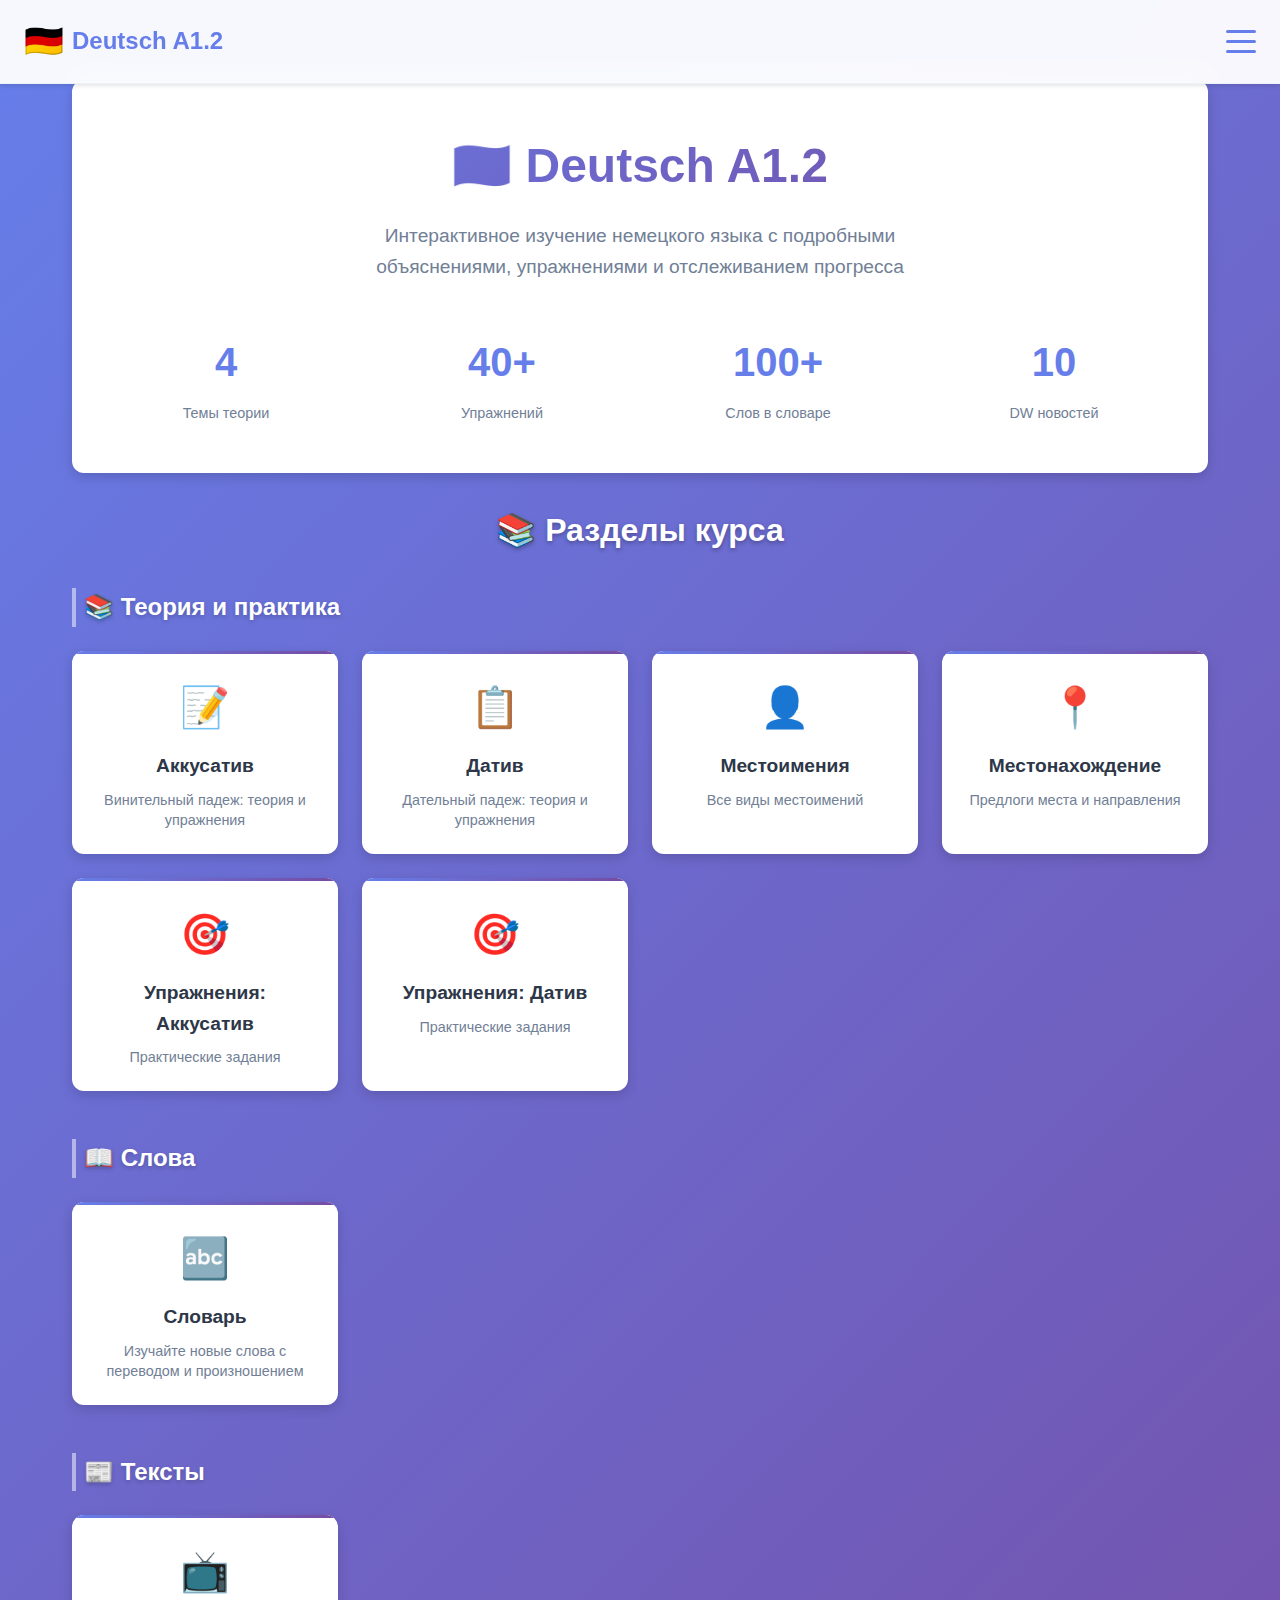
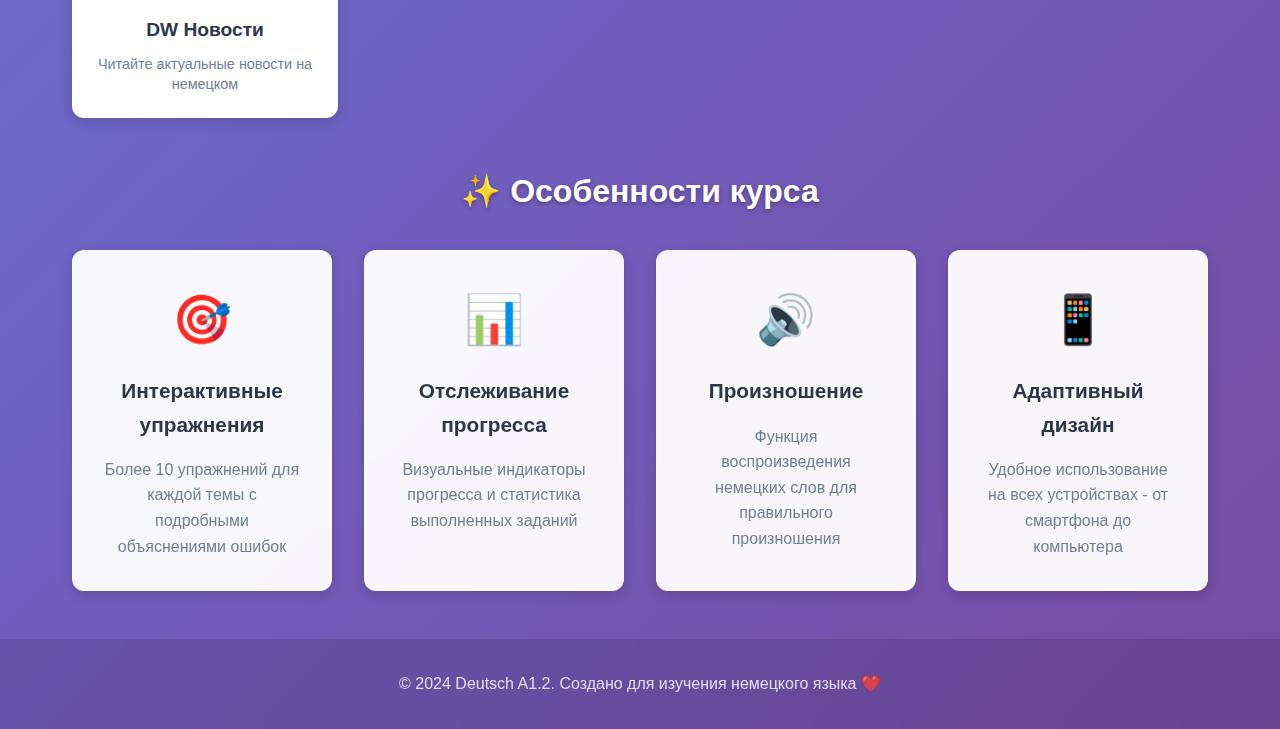
<file: index.html>
<!DOCTYPE html>
<html lang="ru">
<head>
    <meta charset="UTF-8">
    <meta name="viewport" content="width=device-width, initial-scale=1.0">
    <title>🇩🇪 Deutsch A1.2 - Изучение немецкого языка</title>
    <link rel="stylesheet" href="assets/css/styles.css">
    <link rel="icon" href="data:image/svg+xml,<svg xmlns=%22http://www.w3.org/2000/svg%22 viewBox=%220 0 100 100%22><text y=%22.9em%22 font-size=%2290%22>🇩🇪</text></svg>">
</head>
<body>
    <!-- Mobile Navigation -->
    <header class="header">
        <div class="header-content">
            <div class="logo">
                <span class="logo-icon">🇩🇪</span>
                <span class="logo-text">Deutsch A1.2</span>
            </div>
            <button class="burger-menu" id="burgerMenu" aria-label="Открыть меню">
                <span class="burger-line"></span>
                <span class="burger-line"></span>
                <span class="burger-line"></span>
            </button>
        </div>
        
        <!-- Мобильное меню -->
        <nav class="mobile-nav" id="mobileNav">
            <div class="mobile-nav-content">
                <h3>📚 Теория и практика</h3>
                <ul class="nav-section">
                    <li><a href="theory/accusative/index.html">📝 Аккусатив (Akkusativ)</a></li>
                    <li><a href="theory/dative/index.html">📋 Датив (Dativ)</a></li>
                    <li><a href="theory/pronouns.html">👤 Местоимения (Pronomen)</a></li>
                    <li><a href="theory/location.html">📍 Местонахождение</a></li>
                    <li><a href="exercises/accusative/index.html">🎯 Упражнения: Аккусатив</a></li>
                    <li><a href="exercises/dative.html">🎯 Упражнения: Датив</a></li>
                </ul>
                
                <h3>📖 Слова</h3>
                <ul class="nav-section">
                    <li><a href="vocabulary/index.html">🔤 Словарь</a></li>
                </ul>
                
                <h3>📰 Тексты</h3>
                <ul class="nav-section">
                    <li><a href="texts.html">📺 DW Новости</a></li>
                </ul>
            </div>
        </nav>
    </header>

    <!-- Main Content -->
    <main class="main-content">
        <div class="container">
            <!-- Welcome Section -->
            <section class="hero-section">
                <div class="hero-content">
                    <h1>🇩🇪 Deutsch A1.2</h1>
                    <p class="hero-description">
                        Интерактивное изучение немецкого языка с подробными объяснениями, 
                        упражнениями и отслеживанием прогресса
                    </p>
                    <div class="hero-stats">
                        <div class="stat-item">
                            <div class="stat-number">4</div>
                            <div class="stat-label">Темы теории</div>
                        </div>
                        <div class="stat-item">
                            <div class="stat-number">40+</div>
                            <div class="stat-label">Упражнений</div>
                        </div>
                        <div class="stat-item">
                            <div class="stat-number">100+</div>
                            <div class="stat-label">Слов в словаре</div>
                        </div>
                        <div class="stat-item">
                            <div class="stat-number">10</div>
                            <div class="stat-label">DW новостей</div>
                        </div>
                    </div>
                </div>
            </section>

            <!-- Main Sections -->
            <section class="main-sections">
                <h2>📚 Разделы курса</h2>
                
                <!-- Теория и практика -->
                <div class="section-group">
                    <h3>📚 Теория и практика</h3>
                    <div class="section-grid">
                        <a href="theory/accusative/index.html" class="section-card">
                            <div class="card-icon">📝</div>
                            <h4>Аккусатив</h4>
                            <p>Винительный падеж: теория и упражнения</p>
                        </a>
                        <a href="theory/dative/index.html" class="section-card">
                            <div class="card-icon">📋</div>
                            <h4>Датив</h4>
                            <p>Дательный падеж: теория и упражнения</p>
                        </a>
                        <a href="theory/pronouns.html" class="section-card">
                            <div class="card-icon">👤</div>
                            <h4>Местоимения</h4>
                            <p>Все виды местоимений</p>
                        </a>
                        <a href="theory/location.html" class="section-card">
                            <div class="card-icon">📍</div>
                            <h4>Местонахождение</h4>
                            <p>Предлоги места и направления</p>
                        </a>
                        <a href="exercises/accusative/index.html" class="section-card">
                            <div class="card-icon">🎯</div>
                            <h4>Упражнения: Аккусатив</h4>
                            <p>Практические задания</p>
                        </a>
                        <a href="exercises/dative.html" class="section-card">
                            <div class="card-icon">🎯</div>
                            <h4>Упражнения: Датив</h4>
                            <p>Практические задания</p>
                        </a>
                    </div>
                </div>

                <!-- Слова -->
                <div class="section-group">
                    <h3>📖 Слова</h3>
                    <div class="section-grid">
                        <a href="vocabulary/index.html" class="section-card">
                            <div class="card-icon">🔤</div>
                            <h4>Словарь</h4>
                            <p>Изучайте новые слова с переводом и произношением</p>
                        </a>
                    </div>
                </div>

                <!-- Тексты -->
                <div class="section-group">
                    <h3>📰 Тексты</h3>
                    <div class="section-grid">
                        <a href="texts.html" class="section-card">
                            <div class="card-icon">📺</div>
                            <h4>DW Новости</h4>
                            <p>Читайте актуальные новости на немецком</p>
                        </a>
                    </div>
                </div>
            </section>

            <!-- Features Section -->
            <section class="features-section">
                <h2>✨ Особенности курса</h2>
                <div class="features-grid">
                    <div class="feature-item">
                        <div class="feature-icon">🎯</div>
                        <h3>Интерактивные упражнения</h3>
                        <p>Более 10 упражнений для каждой темы с подробными объяснениями ошибок</p>
                    </div>
                    
                    <div class="feature-item">
                        <div class="feature-icon">📊</div>
                        <h3>Отслеживание прогресса</h3>
                        <p>Визуальные индикаторы прогресса и статистика выполненных заданий</p>
                    </div>
                    
                    <div class="feature-item">
                        <div class="feature-icon">🔊</div>
                        <h3>Произношение</h3>
                        <p>Функция воспроизведения немецких слов для правильного произношения</p>
                    </div>
                    
                    <div class="feature-item">
                        <div class="feature-icon">📱</div>
                        <h3>Адаптивный дизайн</h3>
                        <p>Удобное использование на всех устройствах - от смартфона до компьютера</p>
                    </div>
                </div>
            </section>
        </div>
    </main>

    <!-- Footer -->
    <footer class="footer">
        <div class="container">
            <p>&copy; 2024 Deutsch A1.2. Создано для изучения немецкого языка ❤️</p>
        </div>
    </footer>

    <script src="assets/js/main.js"></script>
</body>
</html>
</file>
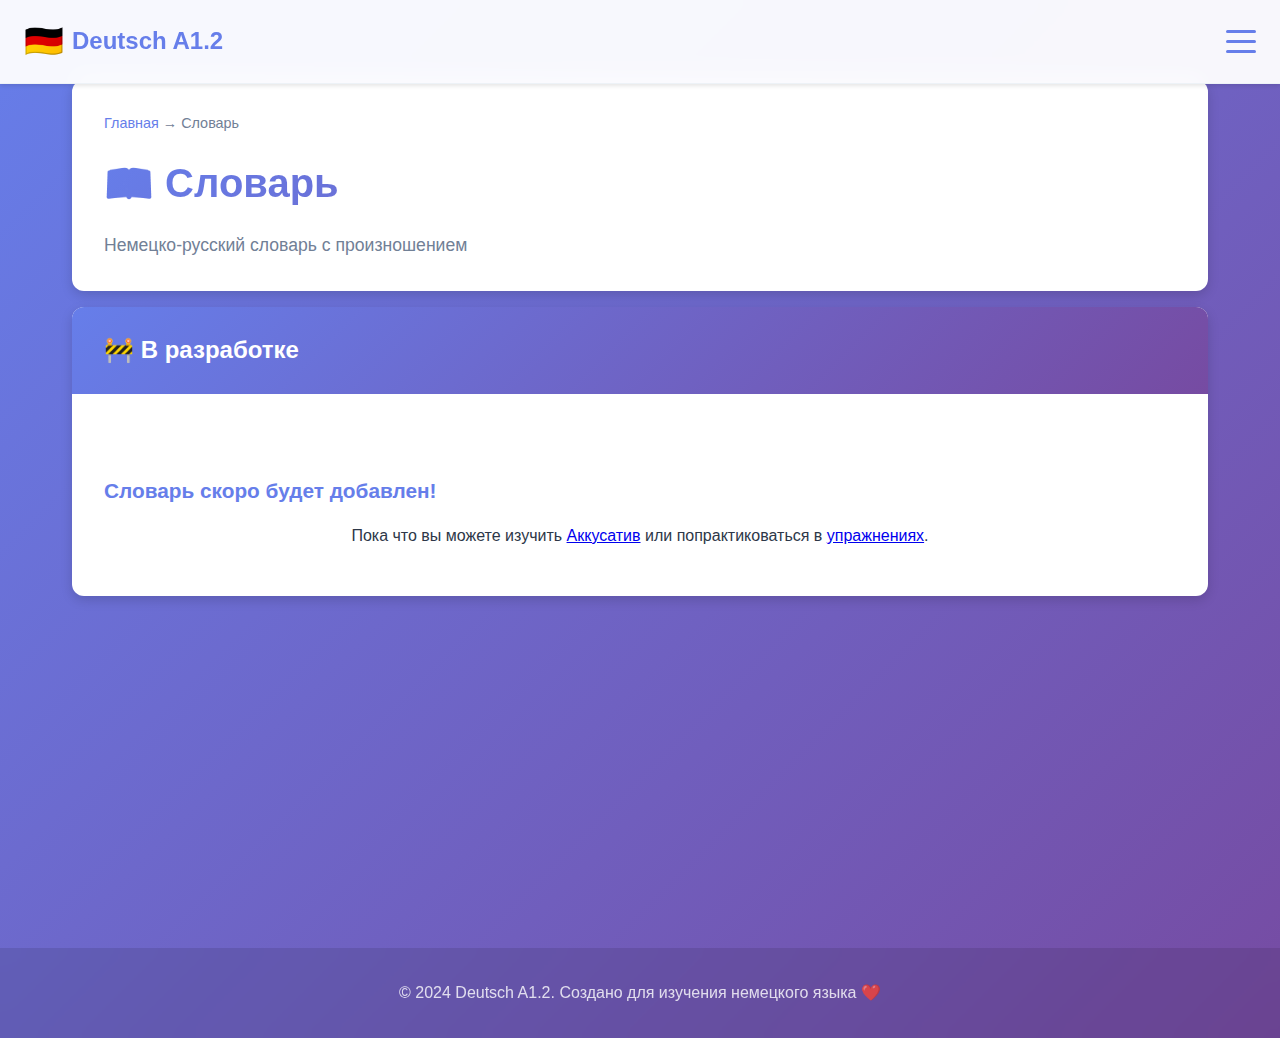
<file: vocabulary/index.html>
<!DOCTYPE html>
<html lang="ru">
<head>
    <meta charset="UTF-8">
    <meta name="viewport" content="width=device-width, initial-scale=1.0">
    <title>📖 Словарь - Deutsch A1.2</title>
    <link rel="stylesheet" href="../assets/css/styles.css">
    <link rel="stylesheet" href="../assets/css/theory.css">
    <link rel="icon" href="data:image/svg+xml,<svg xmlns=%22http://www.w3.org/2000/svg%22 viewBox=%220 0 100 100%22><text y=%22.9em%22 font-size=%2290%22>🇩🇪</text></svg>">
</head>
<body>
    <!-- Mobile Navigation -->
    <header class="header">
        <div class="header-content">
            <a href="../index.html" class="logo">
                <span class="logo-icon">🇩🇪</span>
                <span class="logo-text">Deutsch A1.2</span>
            </a>
            <button class="burger-menu" id="burgerMenu" aria-label="Открыть меню">
                <span class="burger-line"></span>
                <span class="burger-line"></span>
                <span class="burger-line"></span>
            </button>
        </div>
        
        <!-- Мобильное меню -->
        <nav class="mobile-nav" id="mobileNav">
            <div class="mobile-nav-content">
                <h3>📚 Теория и практика</h3>
                <ul class="nav-section">
                    <li><a href="../theory/accusative/index.html">📝 Аккусатив (Akkusativ)</a></li>
                    <li><a href="../theory/dative/index.html">📋 Датив (Dativ)</a></li>
                    <li><a href="../theory/pronouns.html">👤 Местоимения (Pronomen)</a></li>
                    <li><a href="../theory/location.html">📍 Местонахождение</a></li>
                    <li><a href="../exercises/accusative/index.html">🎯 Упражнения: Аккусатив</a></li>
                    <li><a href="../exercises/dative.html">🎯 Упражнения: Датив</a></li>
                </ul>
                
                <h3>📖 Слова</h3>
                <ul class="nav-section">
                    <li><a href="../vocabulary/index.html" class="active">🔤 Словарь</a></li>
                </ul>
                
                <h3>📰 Тексты</h3>
                <ul class="nav-section">
                    <li><a href="../texts.html">📺 DW Новости</a></li>
                </ul>
            </div>
        </nav>
    </header>

    <!-- Main Content -->
    <main class="main-content">
        <div class="container">
            
            <!-- Page Header -->
            <section class="page-header">
                <div class="breadcrumb">
                    <a href="../index.html">Главная</a> → <span>Словарь</span>
                </div>
                <h1>📖 Словарь</h1>
                <p class="page-description">Немецко-русский словарь с произношением</p>
            </section>

            <!-- Coming Soon -->
            <section class="theory-content">
                <div class="theory-section">
                    <h2>🚧 В разработке</h2>
                    <div style="padding: 3rem 2rem; text-align: center;">
                        <h3>Словарь скоро будет добавлен!</h3>
                        <p>Пока что вы можете изучить <a href="../theory/accusative/index.html">Аккусатив</a> или попрактиковаться в <a href="../exercises/accusative/index.html">упражнениях</a>.</p>
                    </div>
                </div>
            </section>
        </div>
    </main>

    <!-- Footer -->
    <footer class="footer">
        <div class="container">
            <p>&copy; 2024 Deutsch A1.2. Создано для изучения немецкого языка ❤️</p>
        </div>
    </footer>

    <script src="../assets/js/main.js"></script>
</body>
</html>
</file>
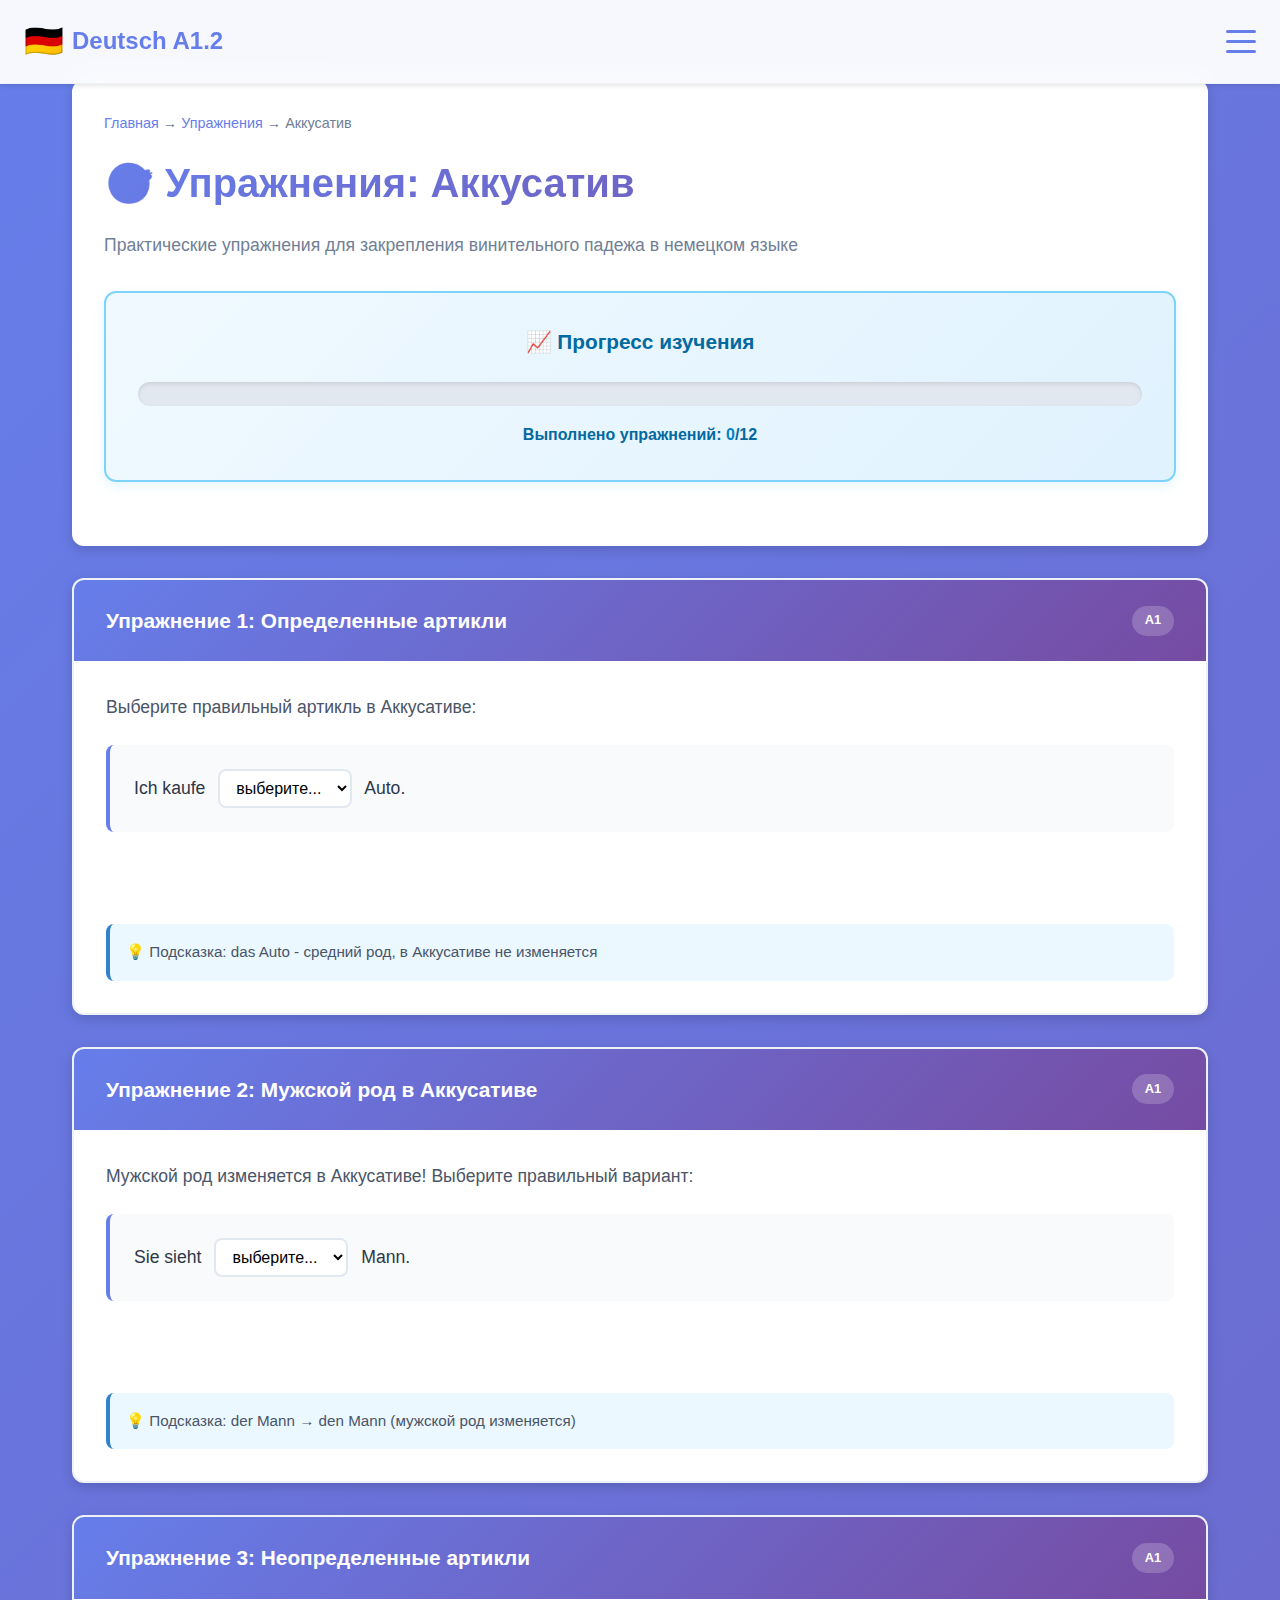
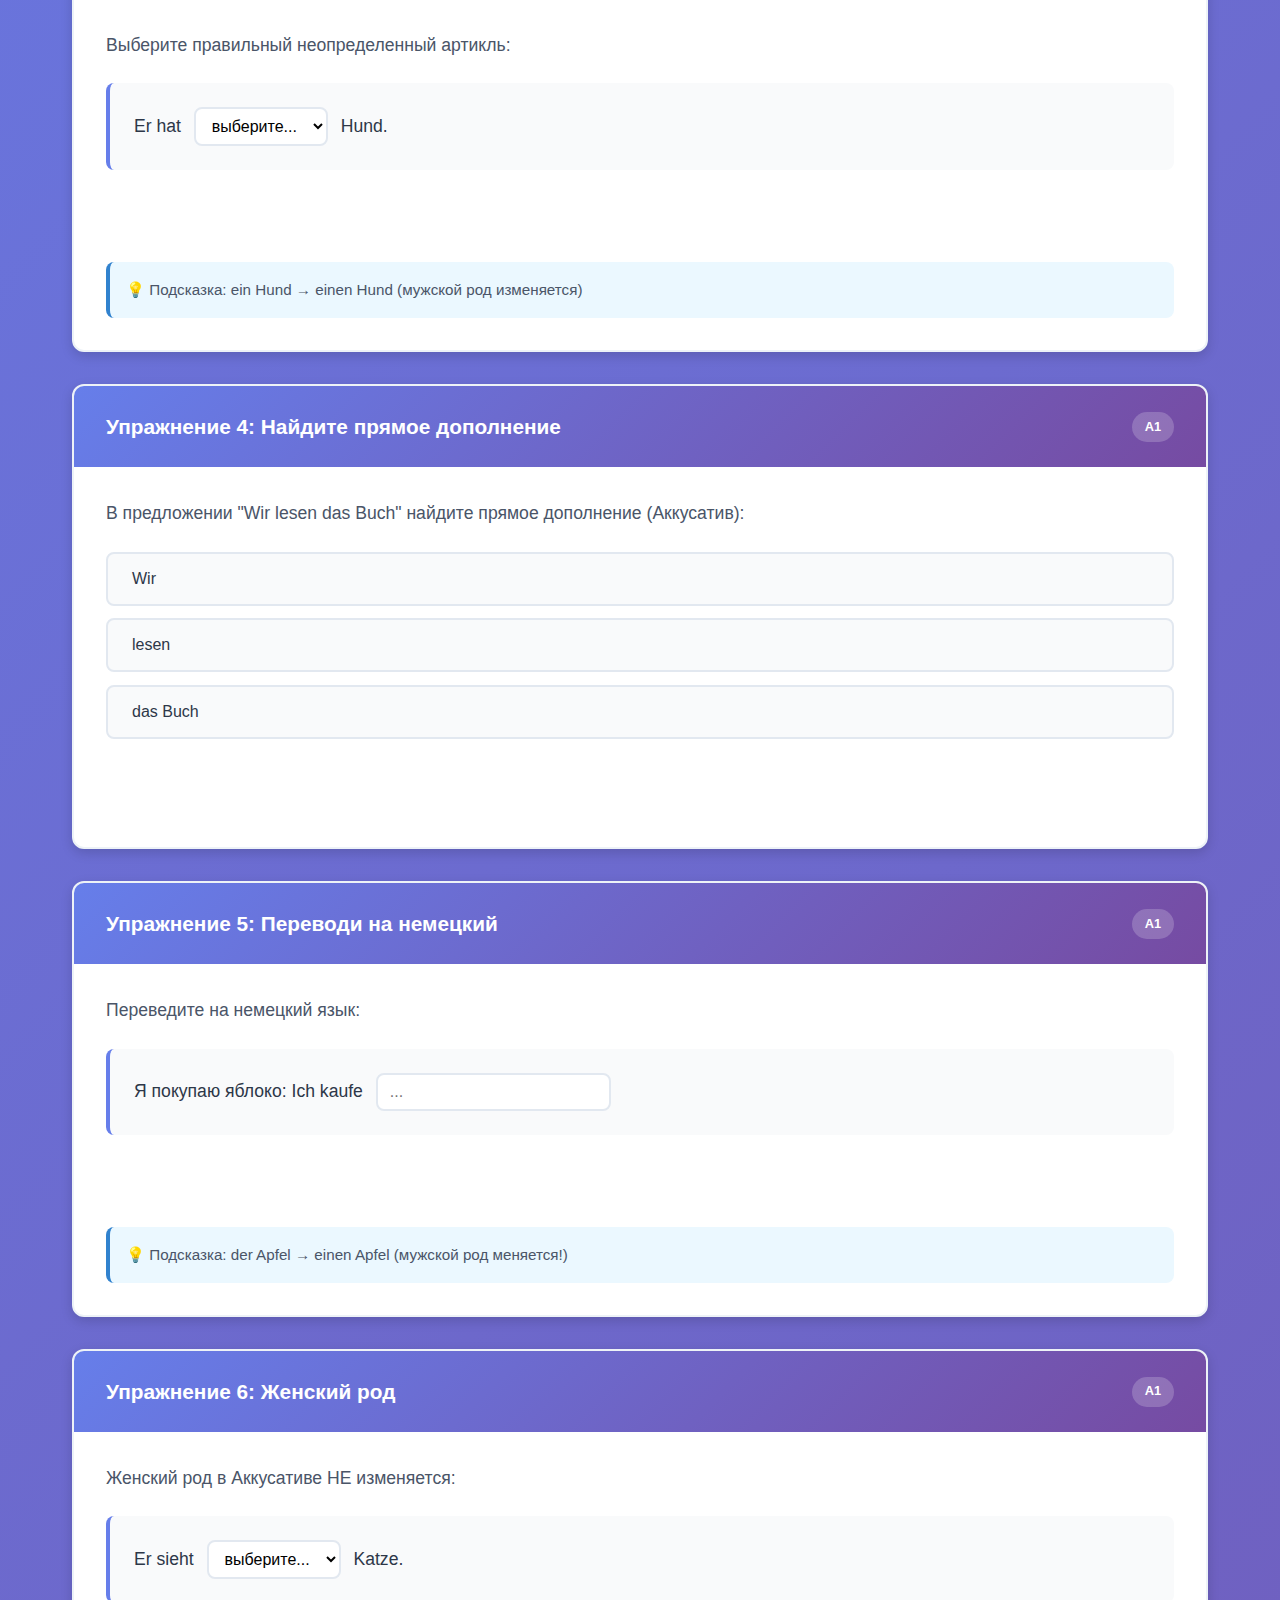
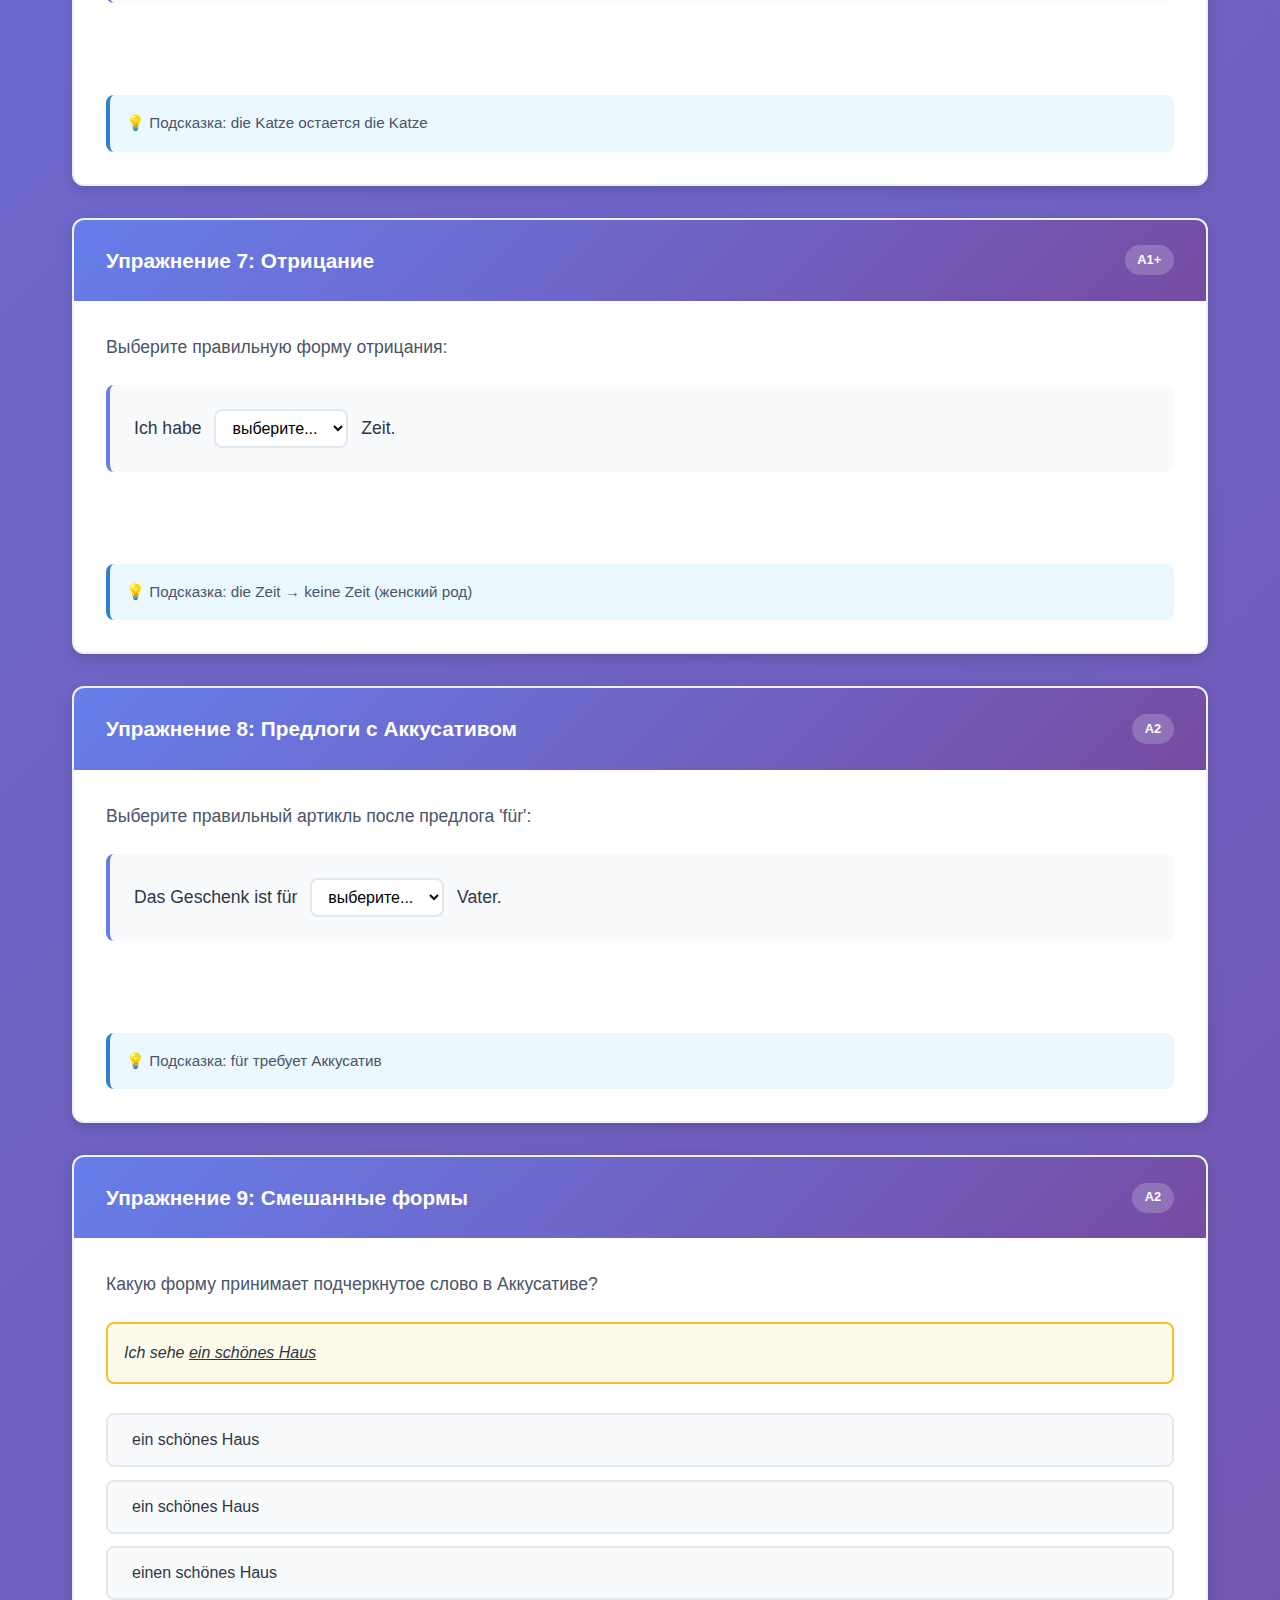
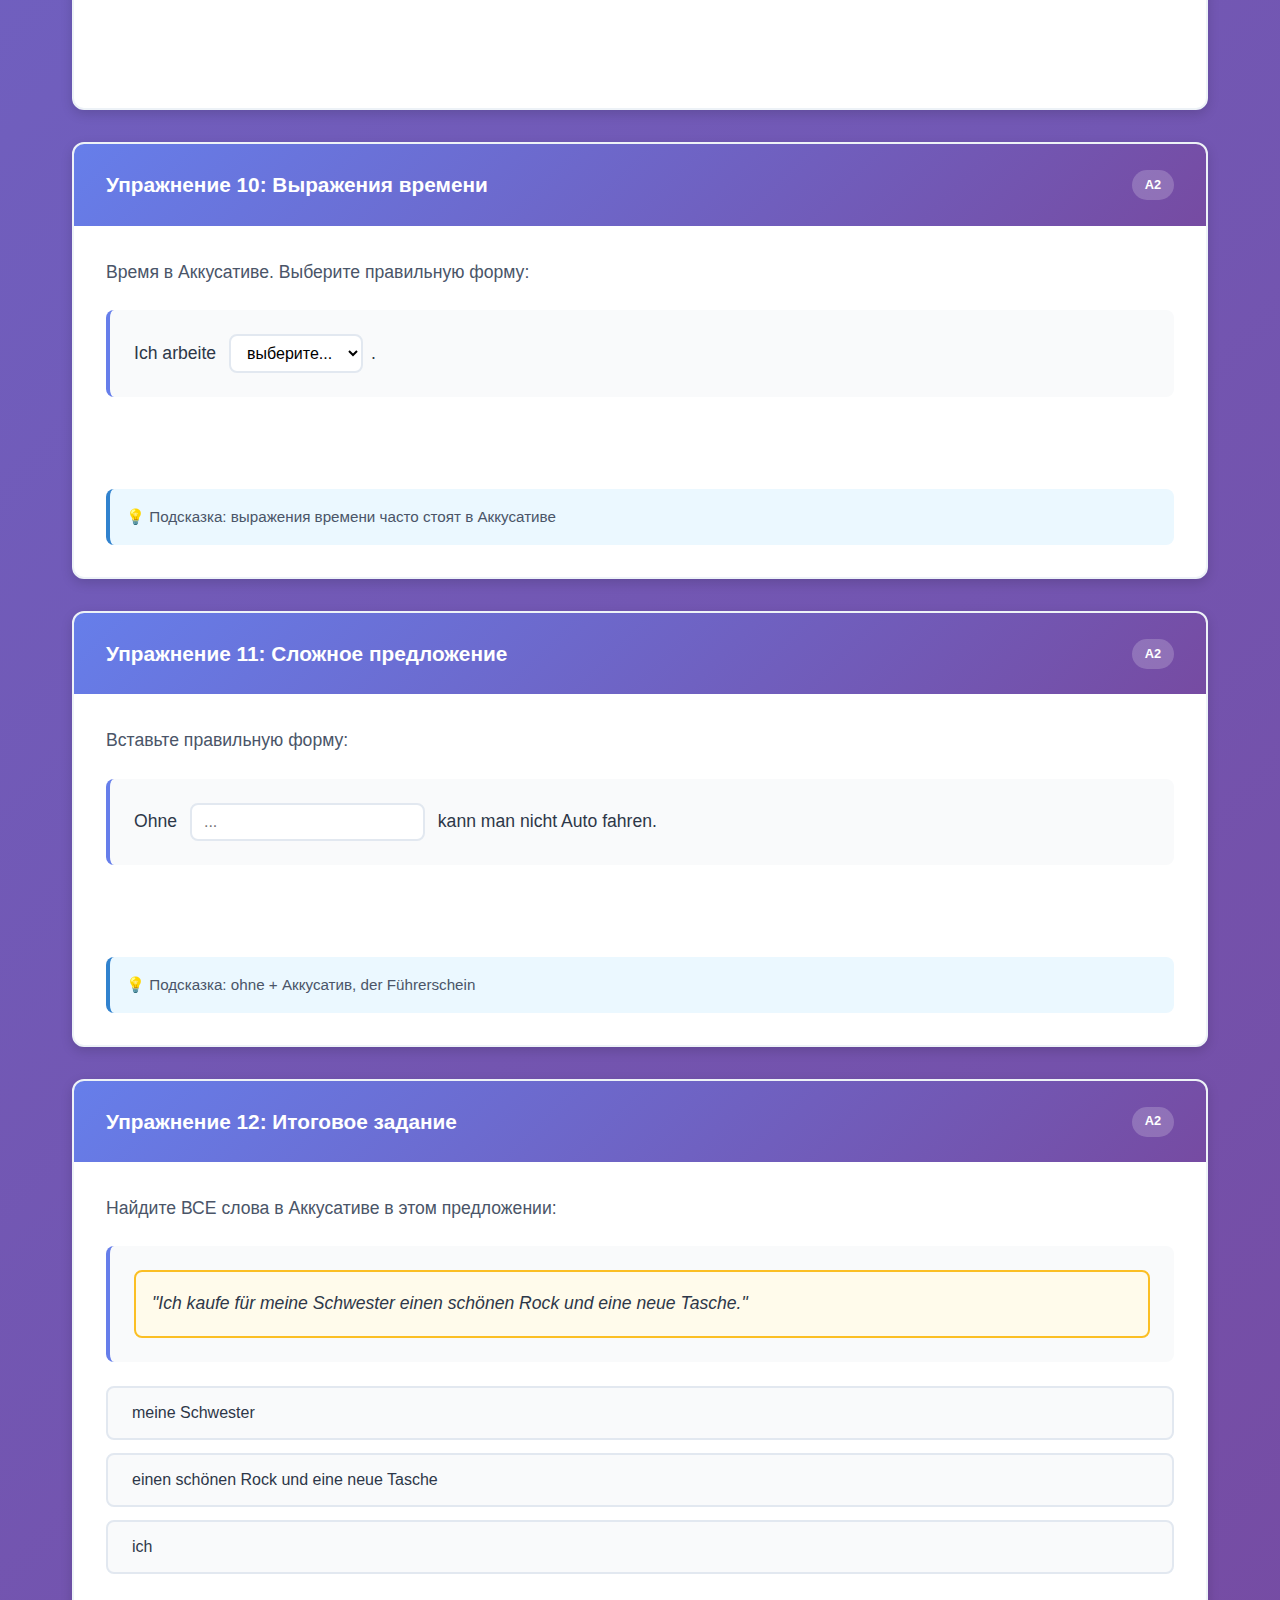
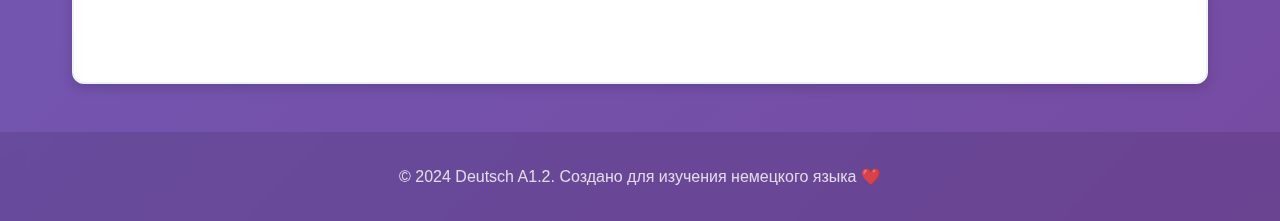
<file: exercises/accusative/index.html>
<!DOCTYPE html>
<html lang="ru">
<head>
    <meta charset="UTF-8">
    <meta name="viewport" content="width=device-width, initial-scale=1.0">
    <title>🎯 Упражнения: Аккусатив - Deutsch A1.2</title>
    <link rel="stylesheet" href="../../assets/css/styles.css">
    <link rel="stylesheet" href="../../assets/css/theory.css">
    <link rel="stylesheet" href="../../assets/css/exercises.css">
    <link rel="icon" href="data:image/svg+xml,<svg xmlns=%22http://www.w3.org/2000/svg%22 viewBox=%220 0 100 100%22><text y=%22.9em%22 font-size=%2290%22>🇩🇪</text></svg>">
</head>
<body>
    <!-- Mobile Navigation -->
    <header class="header">
        <div class="header-content">
            <a href="../../index.html" class="logo">
                <span class="logo-icon">🇩🇪</span>
                <span class="logo-text">Deutsch A1.2</span>
            </a>
            <button class="burger-menu" id="burgerMenu" aria-label="Открыть меню">
                <span class="burger-line"></span>
                <span class="burger-line"></span>
                <span class="burger-line"></span>
            </button>
        </div>
        
        <!-- Мобильное меню -->
        <nav class="mobile-nav" id="mobileNav">
            <div class="mobile-nav-content">
                <h3>📚 Теория и практика</h3>
                <ul class="nav-section">
                    <li><a href="../../theory/accusative/index.html">📝 Аккусатив (Akkusativ)</a></li>
                    <li><a href="../../theory/dative/index.html">📋 Датив (Dativ)</a></li>
                    <li><a href="../../theory/pronouns.html">👤 Местоимения (Pronomen)</a></li>
                    <li><a href="../../theory/location.html">📍 Местонахождение</a></li>
                    <li><a href="../accusative/index.html" class="active">🎯 Упражнения: Аккусатив</a></li>
                    <li><a href="../dative.html">🎯 Упражнения: Датив</a></li>
                </ul>
                
                <h3>📖 Слова</h3>
                <ul class="nav-section">
                    <li><a href="../../vocabulary/index.html">🔤 Словарь</a></li>
                </ul>
                
                <h3>📰 Тексты</h3>
                <ul class="nav-section">
                    <li><a href="../../texts.html">📺 DW Новости</a></li>
                </ul>
            </div>
        </nav>
    </header>

    <!-- Main Content -->
    <main class="main-content">
        <div class="container">
            
            <!-- Page Header -->
            <section class="page-header">
                <div class="breadcrumb">
                    <a href="../../index.html">Главная</a> → <a href="../../index.html#exercises">Упражнения</a> → <span>Аккусатив</span>
                </div>
                <h1>🎯 Упражнения: Аккусатив</h1>
                <p class="page-description">Практические упражнения для закрепления винительного падежа в немецком языке</p>
                
                <!-- Progress Bar -->
                <div class="progress-section">
                    <h3>📈 Прогресс изучения</h3>
                    <div class="topic-progress-bar">
                        <div class="progress-fill" data-topic="accusative" style="width: 0%"></div>
                    </div>
                    <p class="progress-text">Выполнено упражнений: <span class="completed-count">0</span>/12</p>
                </div>
            </section>

            <!-- Exercise Container -->
            <div class="exercise-container">
                
                <!-- Exercise 1: Basic Articles -->
                <div class="exercise" data-exercise-id="acc-1" data-completed="false">
                    <div class="exercise-header">
                        <h3>Упражнение 1: Определенные артикли</h3>
                        <div class="exercise-difficulty">A1</div>
                    </div>
                    <div class="exercise-content">
                        <p class="exercise-instruction">Выберите правильный артикль в Аккусативе:</p>
                        
                        <div class="exercise-question">
                            <p>Ich kaufe <select class="exercise-select" data-answer="das" data-explanation="das Auto - средний род, в аккусативе не изменяется">
                                <option value="">выберите...</option>
                                <option value="der">der</option>
                                <option value="das">das</option>
                                <option value="den">den</option>
                            </select> Auto.</p>
                        </div>
                        
                        <div class="exercise-feedback"></div>
                        <div class="exercise-hint">💡 Подсказка: das Auto - средний род, в Аккусативе не изменяется</div>
                    </div>
                </div>

                <!-- Exercise 2: Masculine Articles -->
                <div class="exercise" data-exercise-id="acc-2" data-completed="false">
                    <div class="exercise-header">
                        <h3>Упражнение 2: Мужской род в Аккусативе</h3>
                        <div class="exercise-difficulty">A1</div>
                    </div>
                    <div class="exercise-content">
                        <p class="exercise-instruction">Мужской род изменяется в Аккусативе! Выберите правильный вариант:</p>
                        
                        <div class="exercise-question">
                            <p>Sie sieht <select class="exercise-select" data-answer="den" data-explanation="der Mann → den Mann (мужской род в аккусативе)">
                                <option value="">выберите...</option>
                                <option value="der">der</option>
                                <option value="das">das</option>
                                <option value="den">den</option>
                            </select> Mann.</p>
                        </div>
                        
                        <div class="exercise-feedback"></div>
                        <div class="exercise-hint">💡 Подсказка: der Mann → den Mann (мужской род изменяется)</div>
                    </div>
                </div>

                <!-- Exercise 3: Indefinite Articles -->
                <div class="exercise" data-exercise-id="acc-3" data-completed="false">
                    <div class="exercise-header">
                        <h3>Упражнение 3: Неопределенные артикли</h3>
                        <div class="exercise-difficulty">A1</div>
                    </div>
                    <div class="exercise-content">
                        <p class="exercise-instruction">Выберите правильный неопределенный артикль:</p>
                        
                        <div class="exercise-question">
                            <p>Er hat <select class="exercise-select" data-answer="einen" data-explanation="ein Hund → einen Hund (мужской род: ein → einen)">
                                <option value="">выберите...</option>
                                <option value="ein">ein</option>
                                <option value="eine">eine</option>
                                <option value="einen">einen</option>
                            </select> Hund.</p>
                        </div>
                        
                        <div class="exercise-feedback"></div>
                        <div class="exercise-hint">💡 Подсказка: ein Hund → einen Hund (мужской род изменяется)</div>
                    </div>
                </div>

                <!-- Exercise 4: Multiple Choice -->
                <div class="exercise" data-exercise-id="acc-4" data-completed="false">
                    <div class="exercise-header">
                        <h3>Упражнение 4: Найдите прямое дополнение</h3>
                        <div class="exercise-difficulty">A1</div>
                    </div>
                    <div class="exercise-content">
                        <p class="exercise-instruction">В предложении "Wir lesen das Buch" найдите прямое дополнение (Аккусатив):</p>
                        
                        <div class="exercise-options">
                            <button class="exercise-option" data-answer="wrong" data-explanation="Wir - это подлежащее (субъект), не прямое дополнение">Wir</button>
                            <button class="exercise-option" data-answer="wrong" data-explanation="lesen - это глагол (сказуемое), не прямое дополнение">lesen</button>
                            <button class="exercise-option" data-answer="correct" data-explanation="das Buch - это прямое дополнение, отвечает на вопрос 'was lesen wir?'">das Buch</button>
                        </div>
                        
                        <div class="exercise-feedback"></div>
                    </div>
                </div>

                <!-- Exercise 5: Text Input -->
                <div class="exercise" data-exercise-id="acc-5" data-completed="false">
                    <div class="exercise-header">
                        <h3>Упражнение 5: Переводи на немецкий</h3>
                        <div class="exercise-difficulty">A1</div>
                    </div>
                    <div class="exercise-content">
                        <p class="exercise-instruction">Переведите на немецкий язык:</p>
                        
                        <div class="exercise-question">
                            <p>Я покупаю яблоко: Ich kaufe <input type="text" class="exercise-input" data-answer="einen Apfel|ein Apfel" data-explanation="der Apfel → einen Apfel (мужской род в аккусативе)" placeholder="..."></p>
                        </div>
                        
                        <div class="exercise-feedback"></div>
                        <div class="exercise-hint">💡 Подсказка: der Apfel → einen Apfel (мужской род меняется!)</div>
                    </div>
                </div>

                <!-- Exercise 6: Feminine Articles -->
                <div class="exercise" data-exercise-id="acc-6" data-completed="false">
                    <div class="exercise-header">
                        <h3>Упражнение 6: Женский род</h3>
                        <div class="exercise-difficulty">A1</div>
                    </div>
                    <div class="exercise-content">
                        <p class="exercise-instruction">Женский род в Аккусативе НЕ изменяется:</p>
                        
                        <div class="exercise-question">
                            <p>Er sieht <select class="exercise-select" data-answer="die" data-explanation="die Katze остается die Katze (женский род не изменяется в аккусативе)">
                                <option value="">выберите...</option>
                                <option value="der">der</option>
                                <option value="die">die</option>
                                <option value="den">den</option>
                            </select> Katze.</p>
                        </div>
                        
                        <div class="exercise-feedback"></div>
                        <div class="exercise-hint">💡 Подсказка: die Katze остается die Katze</div>
                    </div>
                </div>

                <!-- Exercise 7: Negation -->
                <div class="exercise" data-exercise-id="acc-7" data-completed="false">
                    <div class="exercise-header">
                        <h3>Упражнение 7: Отрицание</h3>
                        <div class="exercise-difficulty">A1+</div>
                    </div>
                    <div class="exercise-content">
                        <p class="exercise-instruction">Выберите правильную форму отрицания:</p>
                        
                        <div class="exercise-question">
                            <p>Ich habe <select class="exercise-select" data-answer="keine" data-explanation="keine Zeit - женский род, отрицание 'keine' не изменяется в аккусативе">
                                <option value="">выберите...</option>
                                <option value="kein">kein</option>
                                <option value="keine">keine</option>
                                <option value="keinen">keinen</option>
                            </select> Zeit.</p>
                        </div>
                        
                        <div class="exercise-feedback"></div>
                        <div class="exercise-hint">💡 Подсказка: die Zeit → keine Zeit (женский род)</div>
                    </div>
                </div>

                <!-- Exercise 8: Prepositions -->
                <div class="exercise" data-exercise-id="acc-8" data-completed="false">
                    <div class="exercise-header">
                        <h3>Упражнение 8: Предлоги с Аккусативом</h3>
                        <div class="exercise-difficulty">A2</div>
                    </div>
                    <div class="exercise-content">
                        <p class="exercise-instruction">Выберите правильный артикль после предлога 'für':</p>
                        
                        <div class="exercise-question">
                            <p>Das Geschenk ist für <select class="exercise-select" data-answer="den" data-explanation="für + Akkusativ: der Vater → den Vater">
                                <option value="">выберите...</option>
                                <option value="der">der</option>
                                <option value="den">den</option>
                                <option value="dem">dem</option>
                            </select> Vater.</p>
                        </div>
                        
                        <div class="exercise-feedback"></div>
                        <div class="exercise-hint">💡 Подсказка: für требует Аккусатив</div>
                    </div>
                </div>

                <!-- Exercise 9: Mixed Articles -->
                <div class="exercise" data-exercise-id="acc-9" data-completed="false">
                    <div class="exercise-header">
                        <h3>Упражнение 9: Смешанные формы</h3>
                        <div class="exercise-difficulty">A2</div>
                    </div>
                    <div class="exercise-content">
                        <p class="exercise-instruction">Какую форму принимает подчеркнутое слово в Аккусативе?</p>
                        
                        <div class="exercise-options">
                            <p class="context-sentence">Ich sehe <u>ein schönes Haus</u></p>
                            <button class="exercise-option" data-answer="wrong" data-explanation="ein Haus было бы правильно, но прилагательное schön должно быть schönes в среднем роде">ein schönes Haus</button>
                            <button class="exercise-option" data-answer="correct" data-explanation="Правильно! das Haus → ein schönes Haus (средний род, прилагательное с -es)">ein schönes Haus</button>
                            <button class="exercise-option" data-answer="wrong" data-explanation="einen требуется для мужского рода, но das Haus - средний род">einen schönes Haus</button>
                        </div>
                        
                        <div class="exercise-feedback"></div>
                    </div>
                </div>

                <!-- Exercise 10: Time Expressions -->
                <div class="exercise" data-exercise-id="acc-10" data-completed="false">
                    <div class="exercise-header">
                        <h3>Упражнение 10: Выражения времени</h3>
                        <div class="exercise-difficulty">A2</div>
                    </div>
                    <div class="exercise-content">
                        <p class="exercise-instruction">Время в Аккусативе. Выберите правильную форму:</p>
                        
                        <div class="exercise-question">
                            <p>Ich arbeite <select class="exercise-select" data-answer="jeden Tag" data-explanation="jeden Tag = каждый день (время в аккусативе для периодичности)">
                                <option value="">выберите...</option>
                                <option value="jeder Tag">jeder Tag</option>
                                <option value="jeden Tag">jeden Tag</option>
                                <option value="jedem Tag">jedem Tag</option>
                            </select>.</p>
                        </div>
                        
                        <div class="exercise-feedback"></div>
                        <div class="exercise-hint">💡 Подсказка: выражения времени часто стоят в Аккусативе</div>
                    </div>
                </div>

                <!-- Exercise 11: Complex Sentence -->
                <div class="exercise" data-exercise-id="acc-11" data-completed="false">
                    <div class="exercise-header">
                        <h3>Упражнение 11: Сложное предложение</h3>
                        <div class="exercise-difficulty">A2</div>
                    </div>
                    <div class="exercise-content">
                        <p class="exercise-instruction">Вставьте правильную форму:</p>
                        
                        <div class="exercise-question">
                            <p>Ohne <input type="text" class="exercise-input" data-answer="einen Führerschein" data-explanation="der Führerschein → einen Führerschein (мужской род + ohne требует аккусатив)" placeholder="..."> kann man nicht Auto fahren.</p>
                        </div>
                        
                        <div class="exercise-feedback"></div>
                        <div class="exercise-hint">💡 Подсказка: ohne + Аккусатив, der Führerschein</div>
                    </div>
                </div>

                <!-- Exercise 12: Final Challenge -->
                <div class="exercise" data-exercise-id="acc-12" data-completed="false">
                    <div class="exercise-header">
                        <h3>Упражнение 12: Итоговое задание</h3>
                        <div class="exercise-difficulty">A2</div>
                    </div>
                    <div class="exercise-content">
                        <p class="exercise-instruction">Найдите ВСЕ слова в Аккусативе в этом предложении:</p>
                        
                        <div class="exercise-question">
                            <p class="context-sentence">"Ich kaufe für meine Schwester einen schönen Rock und eine neue Tasche."</p>
                        </div>
                        
                        <div class="exercise-options">
                            <button class="exercise-option" data-answer="wrong" data-explanation="meine Schwester стоит после предлога für, но для обозначения получателя">meine Schwester</button>
                            <button class="exercise-option" data-answer="correct" data-explanation="Правильно! einen schönen Rock и eine neue Tasche - прямые дополнения в аккусативе">einen schönen Rock und eine neue Tasche</button>
                            <button class="exercise-option" data-answer="wrong" data-explanation="ich - это подлежащее в именительном падеже">ich</button>
                        </div>
                        
                        <div class="exercise-feedback"></div>
                    </div>
                </div>

                <!-- Final Results -->
                <div class="exercise-results" id="exerciseResults" style="display: none;">
                    <h2>🎉 Поздравляем!</h2>
                    <p>Вы выполнили все упражнения по Аккусативу!</p>
                    <div class="results-stats">
                        <div class="stat-item">
                            <div class="stat-number" id="correctAnswers">0</div>
                            <div class="stat-label">Правильных ответов</div>
                        </div>
                        <div class="stat-item">
                            <div class="stat-number">12</div>
                            <div class="stat-label">Всего упражнений</div>
                        </div>
                        <div class="stat-item">
                            <div class="stat-number" id="accuracyPercent">0%</div>
                            <div class="stat-label">Точность</div>
                        </div>
                    </div>
                    <div class="results-actions">
                        <a href="../../theory/dative/index.html" class="btn btn-primary">Перейти к Дативу</a>
                        <button class="btn btn-secondary" onclick="location.reload()">Повторить упражнения</button>
                    </div>
                </div>

            </div>
        </div>
    </main>

    <!-- Footer -->
    <footer class="footer">
        <div class="container">
            <p>&copy; 2024 Deutsch A1.2. Создано для изучения немецкого языка ❤️</p>
        </div>
    </footer>

    <script src="../../assets/js/main.js"></script>
</body>
</html>
</file>
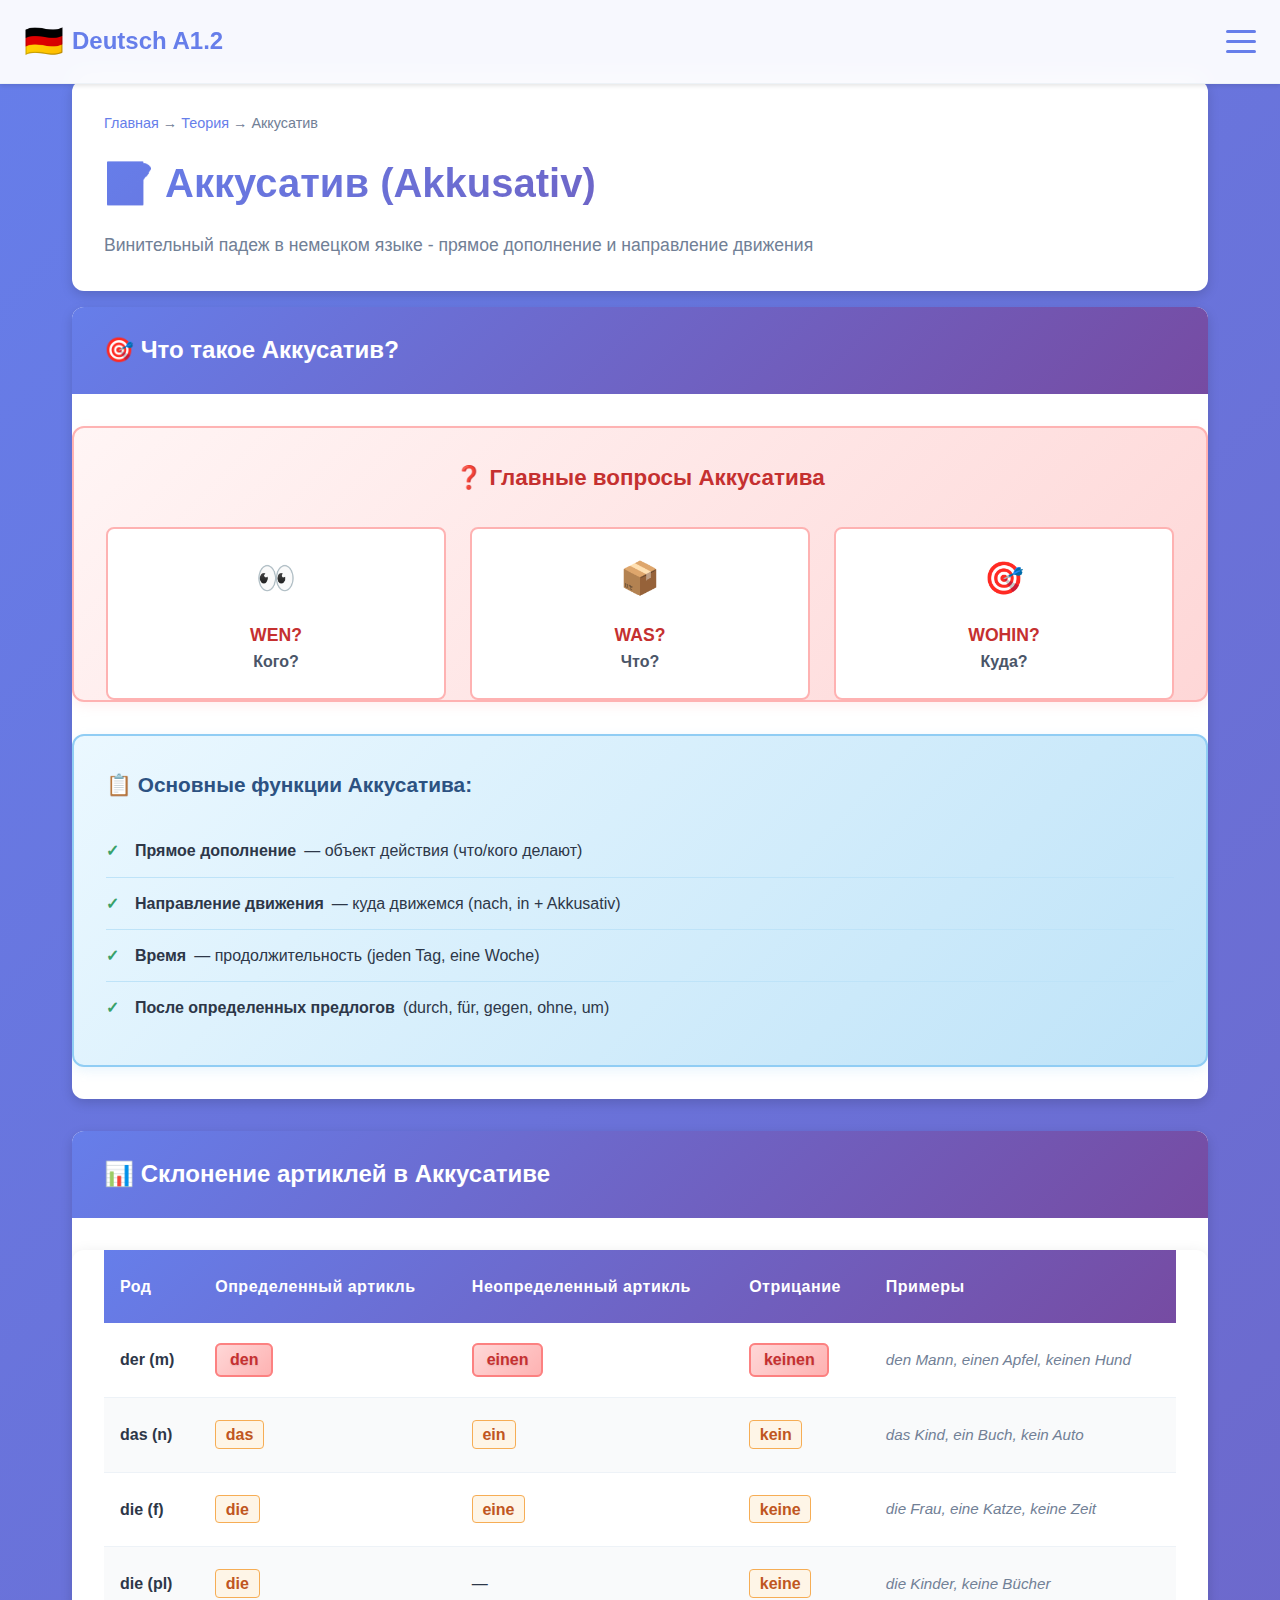
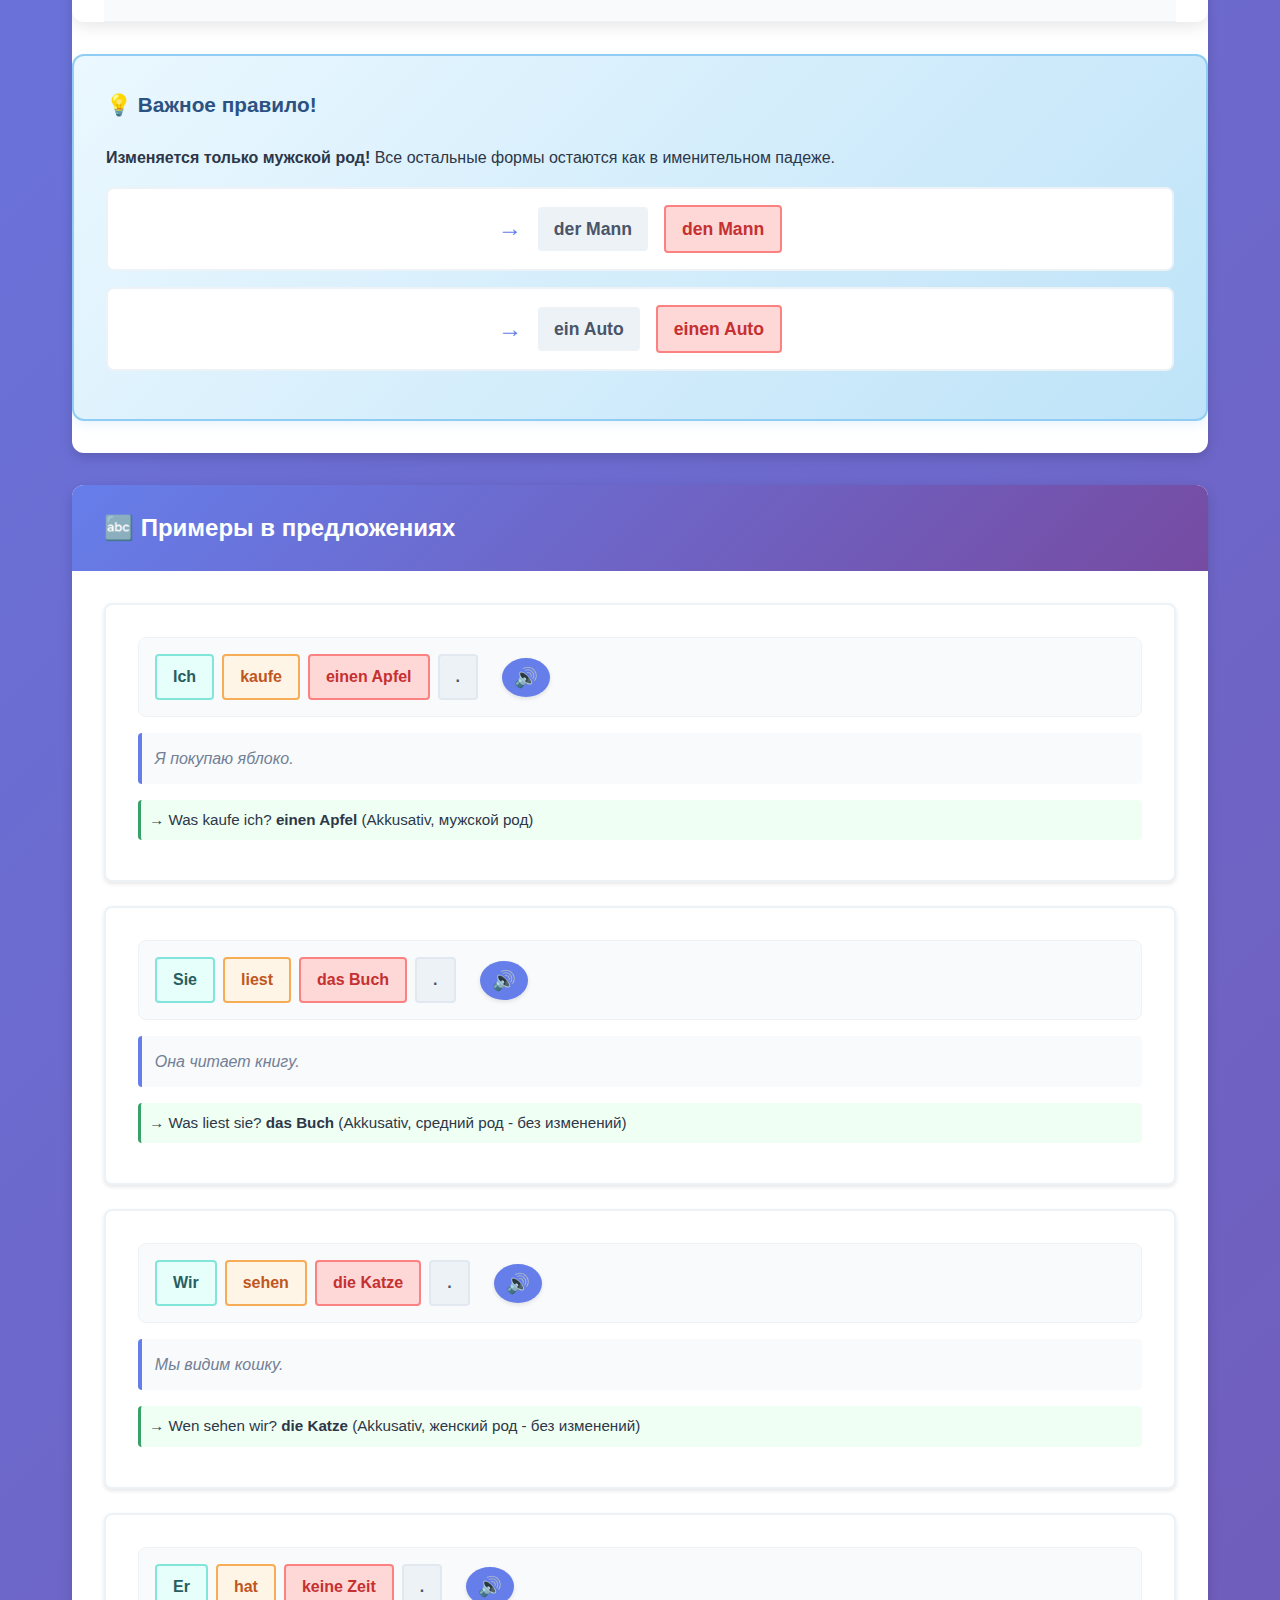
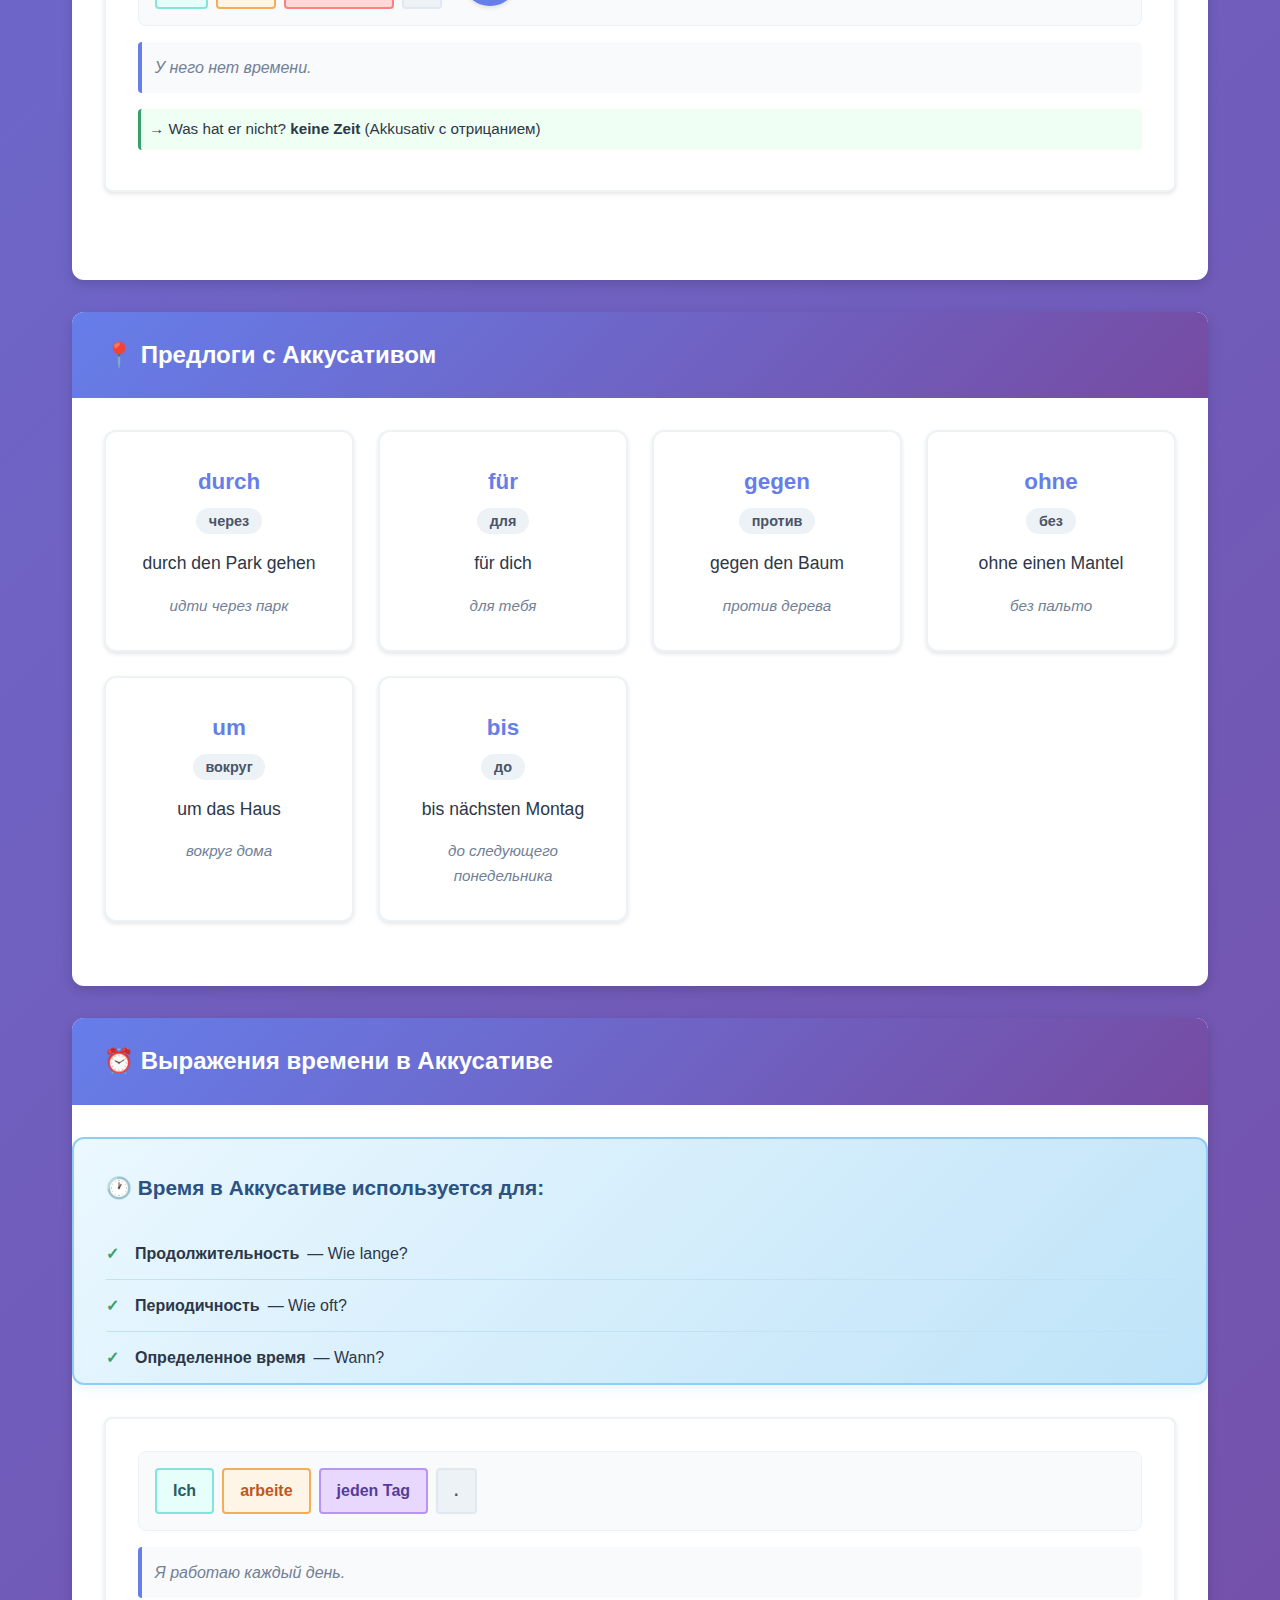
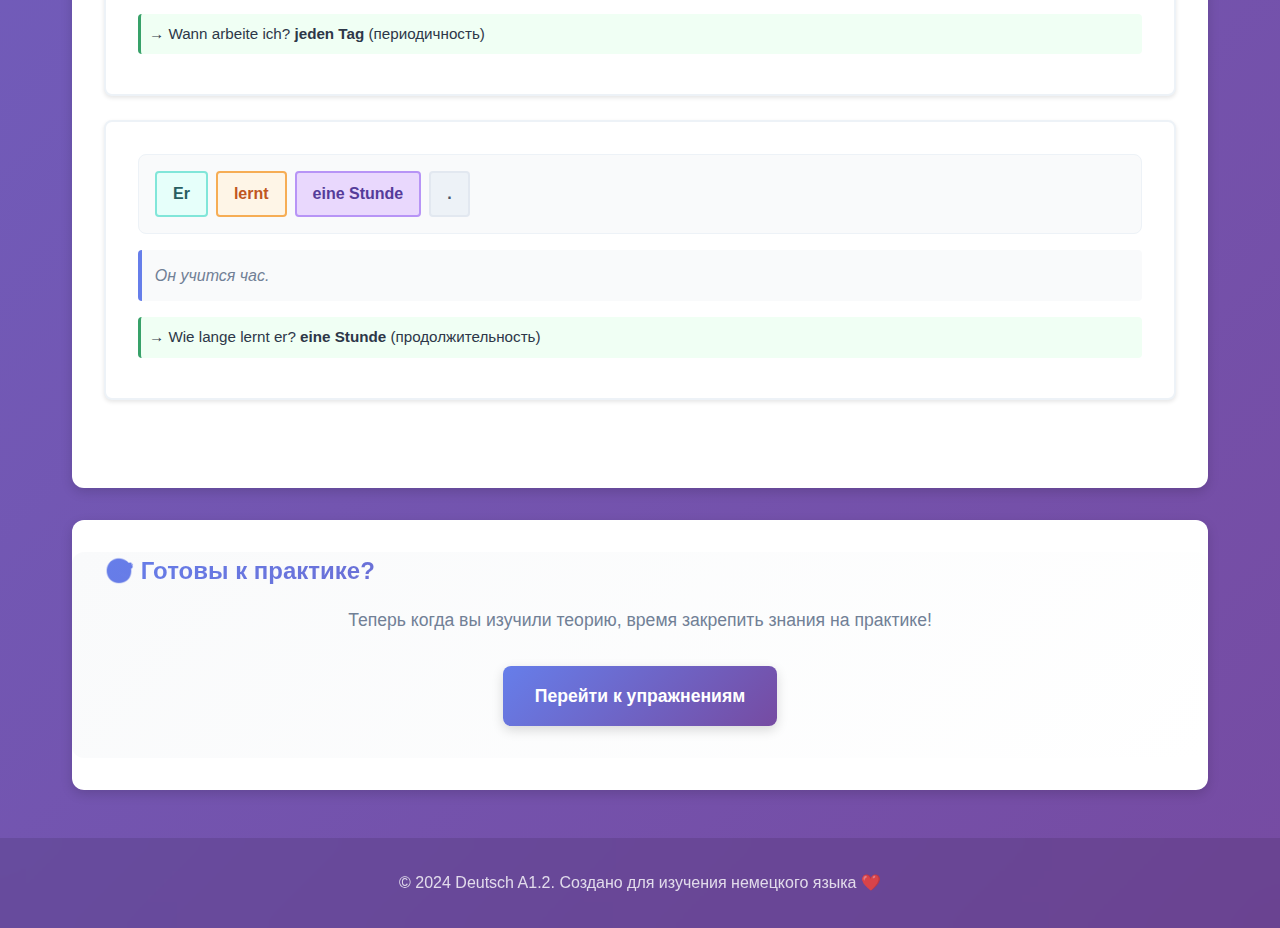
<file: theory/accusative/index.html>
<!DOCTYPE html>
<html lang="ru">
<head>
    <meta charset="UTF-8">
    <meta name="viewport" content="width=device-width, initial-scale=1.0">
    <title>📝 Аккусатив (Akkusativ) - Deutsch A1.2</title>
    <link rel="stylesheet" href="../../assets/css/styles.css">
    <link rel="stylesheet" href="../../assets/css/theory.css">
    <link rel="icon" href="data:image/svg+xml,<svg xmlns=%22http://www.w3.org/2000/svg%22 viewBox=%220 0 100 100%22><text y=%22.9em%22 font-size=%2290%22>🇩🇪</text></svg>">
</head>
<body>
    <!-- Mobile Navigation -->
    <header class="header">
        <div class="header-content">
            <a href="../../index.html" class="logo">
                <span class="logo-icon">🇩🇪</span>
                <span class="logo-text">Deutsch A1.2</span>
            </a>
            <button class="burger-menu" id="burgerMenu" aria-label="Открыть меню">
                <span class="burger-line"></span>
                <span class="burger-line"></span>
                <span class="burger-line"></span>
            </button>
        </div>
        
        <!-- Мобильное меню -->
        <nav class="mobile-nav" id="mobileNav">
            <div class="mobile-nav-content">
                <h3>📚 Теория и практика</h3>
                <ul class="nav-section">
                    <li><a href="../accusative/index.html" class="active">📝 Аккусатив (Akkusativ)</a></li>
                    <li><a href="../dative/index.html">📋 Датив (Dativ)</a></li>
                    <li><a href="../pronouns.html">👤 Местоимения (Pronomen)</a></li>
                    <li><a href="../location.html">📍 Местонахождение</a></li>
                    <li><a href="../../exercises/accusative/index.html">🎯 Упражнения: Аккусатив</a></li>
                    <li><a href="../../exercises/dative.html">🎯 Упражнения: Датив</a></li>
                </ul>
                
                <h3>📖 Слова</h3>
                <ul class="nav-section">
                    <li><a href="../../vocabulary/index.html">🔤 Словарь</a></li>
                </ul>
                
                <h3>📰 Тексты</h3>
                <ul class="nav-section">
                    <li><a href="../../texts.html">📺 DW Новости</a></li>
                </ul>
            </div>
        </nav>
    </header>

    <!-- Main Content -->
    <main class="main-content">
        <div class="container">
            
            <!-- Page Header -->
            <section class="page-header">
                <div class="breadcrumb">
                    <a href="../../index.html">Главная</a> → <a href="../../index.html#theory">Теория</a> → <span>Аккусатив</span>
                </div>
                <h1>📝 Аккусатив (Akkusativ)</h1>
                <p class="page-description">Винительный падеж в немецком языке - прямое дополнение и направление движения</p>
            </section>

            <!-- Theory Content -->
            <section class="theory-content">
                
                <!-- Базовое объяснение -->
                <div class="theory-section">
                    <h2>🎯 Что такое Аккусатив?</h2>
                    
                    <div class="visual-reminder">
                        <div class="question-box">
                            <h3>❓ Главные вопросы Аккусатива</h3>
                            <div class="memory-grid">
                                <div class="memory-item">
                                    <span class="memory-icon">👀</span>
                                    <p><strong>WEN?</strong><br>Кого?</p>
                                </div>
                                <div class="memory-item">
                                    <span class="memory-icon">📦</span>
                                    <p><strong>WAS?</strong><br>Что?</p>
                                </div>
                                <div class="memory-item">
                                    <span class="memory-icon">🎯</span>
                                    <p><strong>WOHIN?</strong><br>Куда?</p>
                                </div>
                            </div>
                        </div>
                    </div>

                    <div class="info-box">
                        <h3>📋 Основные функции Аккусатива:</h3>
                        <ul>
                            <li><strong>Прямое дополнение</strong> — объект действия (что/кого делают)</li>
                            <li><strong>Направление движения</strong> — куда движемся (nach, in + Akkusativ)</li>
                            <li><strong>Время</strong> — продолжительность (jeden Tag, eine Woche)</li>
                            <li><strong>После определенных предлогов</strong> (durch, für, gegen, ohne, um)</li>
                        </ul>
                    </div>
                </div>

                <!-- Таблица артиклей -->
                <div class="theory-section">
                    <h2>📊 Склонение артиклей в Аккусативе</h2>
                    
                    <div class="interactive-table">
                        <div class="table-container">
                            <table class="grammar-table">
                                <thead>
                                    <tr>
                                        <th>Род</th>
                                        <th>Определенный артикль</th>
                                        <th>Неопределенный артикль</th>
                                        <th>Отрицание</th>
                                        <th>Примеры</th>
                                    </tr>
                                </thead>
                                <tbody>
                                    <tr class="table-row masculine">
                                        <td><strong>der (m)</strong></td>
                                        <td><span class="highlight change">den</span></td>
                                        <td><span class="highlight change">einen</span></td>
                                        <td><span class="highlight change">keinen</span></td>
                                        <td class="example">den Mann, einen Apfel, keinen Hund</td>
                                    </tr>
                                    <tr class="table-row neuter">
                                        <td><strong>das (n)</strong></td>
                                        <td><span class="highlight">das</span></td>
                                        <td><span class="highlight">ein</span></td>
                                        <td><span class="highlight">kein</span></td>
                                        <td class="example">das Kind, ein Buch, kein Auto</td>
                                    </tr>
                                    <tr class="table-row feminine">
                                        <td><strong>die (f)</strong></td>
                                        <td><span class="highlight">die</span></td>
                                        <td><span class="highlight">eine</span></td>
                                        <td><span class="highlight">keine</span></td>
                                        <td class="example">die Frau, eine Katze, keine Zeit</td>
                                    </tr>
                                    <tr class="table-row plural">
                                        <td><strong>die (pl)</strong></td>
                                        <td><span class="highlight">die</span></td>
                                        <td>—</td>
                                        <td><span class="highlight">keine</span></td>
                                        <td class="example">die Kinder, keine Bücher</td>
                                    </tr>
                                </tbody>
                            </table>
                        </div>
                    </div>

                    <div class="highlight-box">
                        <h3>💡 Важное правило!</h3>
                        <p><strong>Изменяется только мужской род!</strong> Все остальные формы остаются как в именительном падеже.</p>
                        <div class="rule-examples">
                            <div class="rule-example">
                                <span class="before">der Mann</span>
                                <span class="after">den Mann</span>
                            </div>
                            <div class="rule-example">
                                <span class="before">ein Auto</span>
                                <span class="after">einen Auto</span>
                            </div>
                        </div>
                    </div>
                </div>

                <!-- Примеры с визуализацией -->
                <div class="theory-section">
                    <h2>🔤 Примеры в предложениях</h2>
                    
                    <div class="examples-visual">
                        <div class="example-sentence interactive-example">
                            <div class="sentence-parts">
                                <span class="part subject">Ich</span>
                                <span class="part verb">kaufe</span>
                                <span class="part object akkusativ">einen Apfel</span>
                                <span class="part period">.</span>
                                <button class="pronunciation-btn" data-word="Ich kaufe einen Apfel">🔊</button>
                            </div>
                            <div class="translation">Я покупаю яблоко.</div>
                            <div class="explanation">→ Was kaufe ich? <strong>einen Apfel</strong> (Akkusativ, мужской род)</div>
                        </div>
                        
                        <div class="example-sentence interactive-example">
                            <div class="sentence-parts">
                                <span class="part subject">Sie</span>
                                <span class="part verb">liest</span>
                                <span class="part object akkusativ">das Buch</span>
                                <span class="part period">.</span>
                                <button class="pronunciation-btn" data-word="Sie liest das Buch">🔊</button>
                            </div>
                            <div class="translation">Она читает книгу.</div>
                            <div class="explanation">→ Was liest sie? <strong>das Buch</strong> (Akkusativ, средний род - без изменений)</div>
                        </div>
                        
                        <div class="example-sentence interactive-example">
                            <div class="sentence-parts">
                                <span class="part subject">Wir</span>
                                <span class="part verb">sehen</span>
                                <span class="part object akkusativ">die Katze</span>
                                <span class="part period">.</span>
                                <button class="pronunciation-btn" data-word="Wir sehen die Katze">🔊</button>
                            </div>
                            <div class="translation">Мы видим кошку.</div>
                            <div class="explanation">→ Wen sehen wir? <strong>die Katze</strong> (Akkusativ, женский род - без изменений)</div>
                        </div>
                        
                        <div class="example-sentence interactive-example">
                            <div class="sentence-parts">
                                <span class="part subject">Er</span>
                                <span class="part verb">hat</span>
                                <span class="part object akkusativ">keine Zeit</span>
                                <span class="part period">.</span>
                                <button class="pronunciation-btn" data-word="Er hat keine Zeit">🔊</button>
                            </div>
                            <div class="translation">У него нет времени.</div>
                            <div class="explanation">→ Was hat er nicht? <strong>keine Zeit</strong> (Akkusativ с отрицанием)</div>
                        </div>
                    </div>
                </div>

                <!-- Предлоги с Аккусативом -->
                <div class="theory-section">
                    <h2>📍 Предлоги с Аккусативом</h2>
                    
                    <div class="prepositions-grid">
                        <div class="preposition-card">
                            <div class="prep-header">
                                <strong>durch</strong>
                                <span class="prep-meaning">через</span>
                            </div>
                            <div class="prep-example">durch <span class="highlight">den</span> Park gehen</div>
                            <div class="prep-translation">идти через парк</div>
                        </div>
                        
                        <div class="preposition-card">
                            <div class="prep-header">
                                <strong>für</strong>
                                <span class="prep-meaning">для</span>
                            </div>
                            <div class="prep-example">für <span class="highlight">dich</span></div>
                            <div class="prep-translation">для тебя</div>
                        </div>
                        
                        <div class="preposition-card">
                            <div class="prep-header">
                                <strong>gegen</strong>
                                <span class="prep-meaning">против</span>
                            </div>
                            <div class="prep-example">gegen <span class="highlight">den</span> Baum</div>
                            <div class="prep-translation">против дерева</div>
                        </div>
                        
                        <div class="preposition-card">
                            <div class="prep-header">
                                <strong>ohne</strong>
                                <span class="prep-meaning">без</span>
                            </div>
                            <div class="prep-example">ohne <span class="highlight">einen</span> Mantel</div>
                            <div class="prep-translation">без пальто</div>
                        </div>
                        
                        <div class="preposition-card">
                            <div class="prep-header">
                                <strong>um</strong>
                                <span class="prep-meaning">вокруг</span>
                            </div>
                            <div class="prep-example">um <span class="highlight">das</span> Haus</div>
                            <div class="prep-translation">вокруг дома</div>
                        </div>
                        
                        <div class="preposition-card">
                            <div class="prep-header">
                                <strong>bis</strong>
                                <span class="prep-meaning">до</span>
                            </div>
                            <div class="prep-example">bis <span class="highlight">nächsten</span> Montag</div>
                            <div class="prep-translation">до следующего понедельника</div>
                        </div>
                    </div>
                </div>

                <!-- Выражения времени -->
                <div class="theory-section">
                    <h2>⏰ Выражения времени в Аккусативе</h2>
                    
                    <div class="info-box">
                        <h3>🕐 Время в Аккусативе используется для:</h3>
                        <ul>
                            <li><strong>Продолжительность</strong> — Wie lange?</li>
                            <li><strong>Периодичность</strong> — Wie oft?</li>
                            <li><strong>Определенное время</strong> — Wann?</li>
                        </ul>
                    </div>
                    
                    <div class="examples-visual">
                        <div class="example-sentence">
                            <div class="sentence-parts">
                                <span class="part subject">Ich</span>
                                <span class="part verb">arbeite</span>
                                <span class="part time akkusativ">jeden Tag</span>
                                <span class="part period">.</span>
                            </div>
                            <div class="translation">Я работаю каждый день.</div>
                            <div class="explanation">→ Wann arbeite ich? <strong>jeden Tag</strong> (периодичность)</div>
                        </div>
                        
                        <div class="example-sentence">
                            <div class="sentence-parts">
                                <span class="part subject">Er</span>
                                <span class="part verb">lernt</span>
                                <span class="part time akkusativ">eine Stunde</span>
                                <span class="part period">.</span>
                            </div>
                            <div class="translation">Он учится час.</div>
                            <div class="explanation">→ Wie lange lernt er? <strong>eine Stunde</strong> (продолжительность)</div>
                        </div>
                    </div>
                </div>

                <!-- Ссылка на упражнения -->
                <div class="theory-section">
                    <div class="exercise-link-section">
                        <h2>🎯 Готовы к практике?</h2>
                        <p>Теперь когда вы изучили теорию, время закрепить знания на практике!</p>
                        <a href="../../exercises/accusative/index.html" class="btn btn-primary exercise-link-btn">
                            Перейти к упражнениям
                        </a>
                    </div>
                </div>

            </section>
        </div>
    </main>

    <!-- Footer -->
    <footer class="footer">
        <div class="container">
            <p>&copy; 2024 Deutsch A1.2. Создано для изучения немецкого языка ❤️</p>
        </div>
    </footer>

    <script src="../../assets/js/main.js"></script>
</body>
</html>
</file>
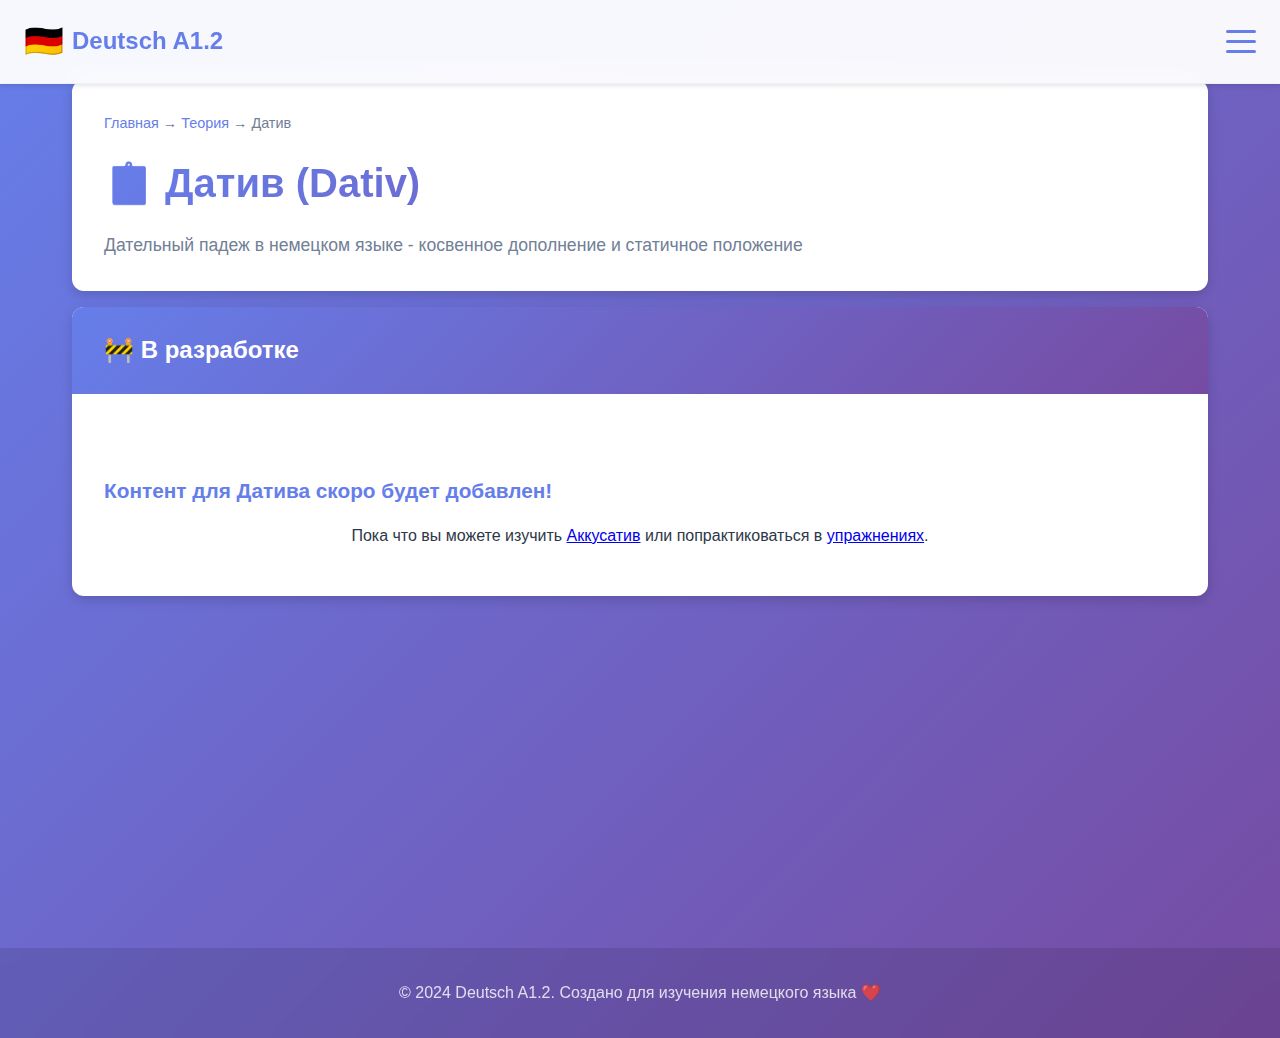
<file: theory/dative/index.html>
<!DOCTYPE html>
<html lang="ru">
<head>
    <meta charset="UTF-8">
    <meta name="viewport" content="width=device-width, initial-scale=1.0">
    <title>📋 Датив (Dativ) - Deutsch A1.2</title>
    <link rel="stylesheet" href="../../assets/css/styles.css">
    <link rel="stylesheet" href="../../assets/css/theory.css">
    <link rel="icon" href="data:image/svg+xml,<svg xmlns=%22http://www.w3.org/2000/svg%22 viewBox=%220 0 100 100%22><text y=%22.9em%22 font-size=%2290%22>🇩🇪</text></svg>">
</head>
<body>
    <!-- Mobile Navigation -->
    <header class="header">
        <div class="header-content">
            <a href="../../index.html" class="logo">
                <span class="logo-icon">🇩🇪</span>
                <span class="logo-text">Deutsch A1.2</span>
            </a>
            <button class="burger-menu" id="burgerMenu" aria-label="Открыть меню">
                <span class="burger-line"></span>
                <span class="burger-line"></span>
                <span class="burger-line"></span>
            </button>
        </div>
        
        <!-- Мобильное меню -->
        <nav class="mobile-nav" id="mobileNav">
            <div class="mobile-nav-content">
                <h3>📚 Теория и практика</h3>
                <ul class="nav-section">
                    <li><a href="../accusative/index.html">📝 Аккусатив (Akkusativ)</a></li>
                    <li><a href="../dative/index.html" class="active">📋 Датив (Dativ)</a></li>
                    <li><a href="../pronouns.html">👤 Местоимения (Pronomen)</a></li>
                    <li><a href="../location.html">📍 Местонахождение</a></li>
                    <li><a href="../../exercises/accusative/index.html">🎯 Упражнения: Аккусатив</a></li>
                    <li><a href="../../exercises/dative.html">🎯 Упражнения: Датив</a></li>
                </ul>
                
                <h3>📖 Слова</h3>
                <ul class="nav-section">
                    <li><a href="../../vocabulary/index.html">🔤 Словарь</a></li>
                </ul>
                
                <h3>📰 Тексты</h3>
                <ul class="nav-section">
                    <li><a href="../../texts.html">📺 DW Новости</a></li>
                </ul>
            </div>
        </nav>
    </header>

    <!-- Main Content -->
    <main class="main-content">
        <div class="container">
            
            <!-- Page Header -->
            <section class="page-header">
                <div class="breadcrumb">
                    <a href="../../index.html">Главная</a> → <a href="../../index.html#theory">Теория</a> → <span>Датив</span>
                </div>
                <h1>📋 Датив (Dativ)</h1>
                <p class="page-description">Дательный падеж в немецком языке - косвенное дополнение и статичное положение</p>
            </section>

            <!-- Coming Soon -->
            <section class="theory-content">
                <div class="theory-section">
                    <h2>🚧 В разработке</h2>
                    <div style="padding: 3rem 2rem; text-align: center;">
                        <h3>Контент для Датива скоро будет добавлен!</h3>
                        <p>Пока что вы можете изучить <a href="../accusative/index.html">Аккусатив</a> или попрактиковаться в <a href="../../exercises/accusative/index.html">упражнениях</a>.</p>
                    </div>
                </div>
            </section>
        </div>
    </main>

    <!-- Footer -->
    <footer class="footer">
        <div class="container">
            <p>&copy; 2024 Deutsch A1.2. Создано для изучения немецкого языка ❤️</p>
        </div>
    </footer>

    <script src="../../assets/js/main.js"></script>
</body>
</html>
</file>
<file: assets/css/theory.css>
/* Theory Pages Specific Styles */

/* Page Header */
.page-header {
    background: white;
    margin: 2rem 1rem 1rem;
    padding: 2rem;
    border-radius: var(--border-radius-lg);
    box-shadow: var(--shadow-lg);
}

.breadcrumb {
    font-size: 0.9rem;
    color: var(--gray-600);
    margin-bottom: 1rem;
}

.breadcrumb a {
    color: var(--primary);
    text-decoration: none;
    transition: var(--transition);
}

.breadcrumb a:hover {
    color: var(--primary-dark);
}

.page-header h1 {
    font-size: 2.5rem;
    margin-bottom: 1rem;
    background: linear-gradient(135deg, var(--primary) 0%, var(--secondary) 100%);
    -webkit-background-clip: text;
    -webkit-text-fill-color: transparent;
    background-clip: text;
}

.page-description {
    font-size: 1.1rem;
    color: var(--gray-600);
    line-height: 1.6;
}

/* Theory Content */
.theory-content {
    margin: 0 1rem 2rem;
}

.theory-section {
    background: white;
    margin-bottom: 2rem;
    border-radius: var(--border-radius-lg);
    box-shadow: var(--shadow-lg);
    overflow: hidden;
}

.theory-section h2 {
    background: linear-gradient(135deg, var(--primary) 0%, var(--secondary) 100%);
    color: white;
    padding: 1.5rem 2rem;
    margin: 0;
    font-size: 1.5rem;
    display: flex;
    align-items: center;
    gap: 0.5rem;
}

.theory-section h3 {
    color: var(--primary);
    font-size: 1.3rem;
    margin: 2rem 0 1rem;
    display: flex;
    align-items: center;
    gap: 0.5rem;
}

.theory-section > *:not(h2) {
    padding: 0 2rem;
}

.theory-section > *:last-child {
    padding-bottom: 2rem;
}

/* Visual Memory Aids */
.visual-reminder {
    background: linear-gradient(135deg, #fff5f5 0%, #fed7d7 100%);
    border: 2px solid #feb2b2;
    border-radius: var(--border-radius-lg);
    padding: 2rem;
    margin: 2rem 0;
    box-shadow: 0 4px 12px rgba(254, 178, 178, 0.2);
}

.question-box {
    text-align: center;
}

.question-box h3 {
    color: #c53030;
    font-size: 1.4rem;
    margin-bottom: 2rem;
    display: flex;
    align-items: center;
    justify-content: center;
    gap: 0.5rem;
}

.memory-grid {
    display: grid;
    grid-template-columns: repeat(auto-fit, minmax(180px, 1fr));
    gap: 1.5rem;
}

.memory-item {
    background: white;
    border: 2px solid #feb2b2;
    border-radius: var(--border-radius);
    padding: 1.5rem;
    text-align: center;
    transition: var(--transition);
}

.memory-item:hover {
    transform: translateY(-4px);
    box-shadow: 0 8px 20px rgba(197, 48, 48, 0.15);
}

.memory-icon {
    font-size: 2rem;
    display: block;
    margin-bottom: 1rem;
}

.memory-item p {
    color: var(--gray-700);
    font-weight: 600;
    line-height: 1.6;
    margin: 0;
}

.memory-item strong {
    color: #c53030;
    font-size: 1.1rem;
}

/* Info Boxes */
.info-box, .highlight-box {
    background: linear-gradient(135deg, #ebf8ff 0%, #bee3f8 100%);
    border: 2px solid #90cdf4;
    border-radius: var(--border-radius-lg);
    padding: 2rem;
    margin: 2rem 0;
    box-shadow: 0 4px 12px rgba(144, 205, 244, 0.2);
}

.info-box h3, .highlight-box h3 {
    color: #2c5282;
    font-size: 1.3rem;
    margin-bottom: 1.5rem !important;
    display: flex;
    align-items: center;
    gap: 0.5rem;
}

.info-box ul {
    list-style: none;
    padding: 0;
}

.info-box li {
    padding: 0.8rem 0;
    border-bottom: 1px solid #bee3f8;
    color: var(--gray-800);
    line-height: 1.6;
    display: flex;
    align-items: flex-start;
    gap: 0.5rem;
}

.info-box li:last-child {
    border-bottom: none;
}

.info-box li::before {
    content: '✓';
    color: #38a169;
    font-weight: bold;
    margin-right: 0.5rem;
    flex-shrink: 0;
}

/* Tables */
.interactive-table {
    margin: 2rem 0;
    overflow: hidden;
    border-radius: var(--border-radius-lg);
    box-shadow: 0 4px 16px rgba(0,0,0,0.1);
}

.table-container {
    overflow-x: auto;
}

.grammar-table {
    width: 100%;
    background: white;
    border-collapse: collapse;
}

.grammar-table thead {
    background: linear-gradient(135deg, var(--primary) 0%, var(--secondary) 100%);
    color: white;
}

.grammar-table th {
    padding: 1.5rem 1rem;
    font-weight: 600;
    text-align: left;
    font-size: 1rem;
    letter-spacing: 0.5px;
}

.grammar-table td {
    padding: 1.5rem 1rem;
    border-bottom: 1px solid var(--gray-200);
    vertical-align: middle;
}

.grammar-table tbody tr {
    transition: var(--transition);
}

.grammar-table tbody tr:hover {
    background: var(--gray-50);
}

.grammar-table tbody tr:nth-child(even) {
    background: #f9fafb;
}

.grammar-table tbody tr:nth-child(even):hover {
    background: var(--gray-50);
}

.grammar-table .highlight {
    background: #fef5e7;
    color: #c05621;
    padding: 0.3rem 0.6rem;
    border-radius: 4px;
    font-weight: 600;
    border: 1px solid #f6ad55;
}

.grammar-table .change {
    background: linear-gradient(135deg, #fed7d7 0%, #feb2b2 100%);
    color: #c53030;
    padding: 0.4rem 0.8rem;
    border-radius: 6px;
    font-weight: 700;
    border: 2px solid #fc8181;
    text-shadow: 0 1px 2px rgba(0,0,0,0.1);
}

.grammar-table .example {
    font-style: italic;
    color: var(--gray-600);
    font-size: 0.95rem;
}

/* Row highlighting by gender */
.table-row.masculine:hover {
    background: #fef5e7 !important;
}

.table-row.feminine:hover {
    background: #fdf2f8 !important;
}

.table-row.neuter:hover {
    background: #f0f9ff !important;
}

.table-row.plural:hover {
    background: #f0fdf4 !important;
}

/* Example Sentences */
.examples-visual {
    margin: 2rem 0;
}

.example-sentence {
    background: white;
    border: 2px solid var(--gray-200);
    border-radius: var(--border-radius);
    padding: 2rem;
    margin: 1.5rem 0;
    box-shadow: var(--shadow);
    transition: var(--transition);
}

.example-sentence:hover {
    border-color: var(--primary);
    box-shadow: var(--shadow-lg);
}

.sentence-parts {
    display: flex;
    flex-wrap: wrap;
    align-items: center;
    gap: 0.5rem;
    margin-bottom: 1rem;
    padding: 1rem;
    background: var(--gray-50);
    border-radius: var(--border-radius);
    border: 1px solid var(--gray-200);
}

.part {
    padding: 0.5rem 1rem;
    border-radius: 4px;
    font-weight: 600;
    transition: var(--transition);
    cursor: help;
}

.part.subject {
    background: #e6fffa;
    color: #285e61;
    border: 2px solid #81e6d9;
}

.part.verb {
    background: #fef5e7;
    color: #c05621;
    border: 2px solid #f6ad55;
}

.part.object.akkusativ {
    background: #fed7d7;
    color: #c53030;
    border: 2px solid #fc8181;
}

.part.time.akkusativ {
    background: #e9d8fd;
    color: #553c9a;
    border: 2px solid #b794f6;
}

.part.period {
    background: var(--gray-200);
    color: var(--gray-700);
    border: 2px solid var(--gray-300);
}

.part:hover {
    transform: translateY(-2px);
    box-shadow: 0 4px 8px rgba(0,0,0,0.1);
}

.translation {
    color: var(--gray-600);
    font-style: italic;
    margin: 1rem 0;
    padding: 0.8rem;
    background: #f9fafb;
    border-radius: 4px;
    border-left: 4px solid var(--primary);
}

.explanation {
    color: var(--gray-800);
    font-size: 0.95rem;
    margin: 0.5rem 0;
    padding: 0.5rem;
    background: #f0fff4;
    border-radius: 4px;
    border-left: 3px solid #38a169;
}

/* Pronunciation Buttons */
.pronunciation-btn {
    background: var(--primary);
    color: white;
    border: none;
    padding: 0.5rem 0.75rem;
    border-radius: 50%;
    font-size: 1.2rem;
    cursor: pointer;
    transition: var(--transition);
    box-shadow: 0 2px 4px rgba(0,0,0,0.1);
    margin-left: 1rem;
    flex-shrink: 0;
}

.pronunciation-btn:hover {
    background: var(--primary-dark);
    transform: scale(1.1);
    box-shadow: 0 4px 8px rgba(0,0,0,0.2);
}

.pronunciation-btn:active {
    transform: scale(0.95);
}

.pronunciation-btn:focus {
    outline: none;
    box-shadow: 0 0 0 3px rgba(102, 126, 234, 0.3);
}

/* Preposition Cards */
.prepositions-grid {
    display: grid;
    grid-template-columns: repeat(auto-fit, minmax(250px, 1fr));
    gap: 1.5rem;
    margin: 2rem 0;
}

.preposition-card {
    background: white;
    border: 2px solid var(--gray-200);
    border-radius: var(--border-radius-lg);
    padding: 2rem;
    text-align: center;
    transition: var(--transition);
    box-shadow: var(--shadow);
}

.preposition-card:hover {
    border-color: var(--primary);
    transform: translateY(-4px);
    box-shadow: var(--shadow-xl);
}

.prep-header {
    margin-bottom: 1rem;
}

.preposition-card strong {
    color: var(--primary);
    font-size: 1.4rem;
    display: block;
    margin-bottom: 0.5rem;
    font-weight: 700;
}

.prep-meaning {
    background: var(--gray-200);
    color: var(--gray-700);
    padding: 0.3rem 0.8rem;
    border-radius: 20px;
    font-size: 0.9rem;
    font-weight: 600;
}

.prep-example {
    color: var(--gray-800);
    font-size: 1.1rem;
    margin: 1rem 0;
    font-weight: 500;
}

.prep-translation {
    color: var(--gray-600);
    font-style: italic;
    font-size: 0.95rem;
}

/* Rule Examples */
.rule-examples {
    display: flex;
    flex-direction: column;
    gap: 1rem;
    margin: 1rem 0;
}

.rule-example {
    display: flex;
    align-items: center;
    justify-content: center;
    gap: 1rem;
    padding: 1rem;
    background: white;
    border-radius: var(--border-radius);
    border: 2px solid var(--gray-200);
}

.before, .after {
    padding: 0.5rem 1rem;
    border-radius: 4px;
    font-weight: 600;
    font-size: 1.1rem;
}

.before {
    background: var(--gray-200);
    color: var(--gray-700);
}

.after {
    background: #fed7d7;
    color: #c53030;
    border: 2px solid #fc8181;
}

.rule-example::before {
    content: '→';
    font-size: 1.5rem;
    color: var(--primary);
    font-weight: bold;
}

.rule-note {
    background: #fffaf0;
    color: #c05621;
    padding: 1rem;
    border-radius: 4px;
    border-left: 4px solid #ed8936;
    margin-top: 1rem;
    font-weight: 600;
}

/* Exercise Link Section */
.exercise-link-section {
    text-align: center;
    padding: 3rem 2rem;
    background: linear-gradient(135deg, var(--gray-50) 0%, white 100%);
    border-radius: var(--border-radius-lg);
    margin: 2rem 0;
}

.exercise-link-section h2 {
    background: linear-gradient(135deg, var(--primary) 0%, var(--secondary) 100%) !important;
    -webkit-background-clip: text !important;
    -webkit-text-fill-color: transparent !important;
    background-clip: text !important;
    color: var(--primary);
    padding: 0 !important;
    margin-bottom: 1rem !important;
}

.exercise-link-section p {
    color: var(--gray-600);
    font-size: 1.1rem;
    margin-bottom: 2rem;
    line-height: 1.6;
}

.exercise-link-btn {
    display: inline-block;
    padding: 1rem 2rem;
    background: linear-gradient(135deg, var(--primary) 0%, var(--secondary) 100%);
    color: white;
    text-decoration: none;
    border-radius: var(--border-radius);
    font-weight: 600;
    font-size: 1.1rem;
    transition: var(--transition);
    box-shadow: var(--shadow-lg);
}

.exercise-link-btn:hover {
    transform: translateY(-3px);
    box-shadow: var(--shadow-xl);
}

/* Navigation Active State */
.nav-section a.active {
    background: var(--primary);
    color: white;
}

.nav-section a.active:hover {
    background: var(--primary-dark);
    color: white;
    transform: translateX(0);
}

/* Responsive Design */
@media (max-width: 768px) {
    .page-header {
        padding: 1.5rem;
        margin: 1rem 0.5rem 0.5rem;
    }
    
    .page-header h1 {
        font-size: 2rem;
    }
    
    .theory-content {
        margin: 0 0.5rem 1rem;
    }
    
    .theory-section > *:not(h2) {
        padding: 0 1.5rem;
    }
    
    .theory-section > *:last-child {
        padding-bottom: 1.5rem;
    }
    
    .memory-grid {
        grid-template-columns: 1fr;
        gap: 1rem;
    }
    
    .prepositions-grid {
        grid-template-columns: 1fr;
    }
    
    .sentence-parts {
        justify-content: center;
    }
    
    .grammar-table th,
    .grammar-table td {
        padding: 1rem 0.5rem;
    }
}

@media (max-width: 480px) {
    .page-header {
        padding: 1rem;
    }
    
    .page-header h1 {
        font-size: 1.8rem;
    }
    
    .theory-section h2 {
        padding: 1rem 1.5rem;
        font-size: 1.3rem;
    }
    
    .visual-reminder,
    .info-box,
    .highlight-box {
        padding: 1.5rem;
    }
    
    .preposition-card {
        padding: 1.5rem;
    }
    
    .exercise-link-section {
        padding: 2rem 1rem;
    }
}
</file>
<file: assets/css/exercises.css>
/* Exercise Pages Specific Styles */

/* Progress Section */
.progress-section {
    background: linear-gradient(135deg, #f0f9ff 0%, #e0f2fe 100%);
    border: 2px solid #7dd3fc;
    border-radius: var(--border-radius-lg);
    padding: 2rem;
    margin: 2rem 0;
    box-shadow: 0 4px 12px rgba(125, 211, 252, 0.2);
    text-align: center;
}

.progress-section h3 {
    color: #0369a1;
    font-size: 1.3rem;
    margin-bottom: 1.5rem;
    display: flex;
    align-items: center;
    justify-content: center;
    gap: 0.5rem;
}

.topic-progress-bar {
    width: 100%;
    height: 24px;
    background: #e2e8f0;
    border-radius: 12px;
    overflow: hidden;
    margin: 1rem 0;
    box-shadow: inset 0 2px 4px rgba(0,0,0,0.1);
    position: relative;
}

.progress-fill {
    height: 100%;
    background: linear-gradient(90deg, #0ea5e9 0%, #0284c7 100%);
    width: 0%;
    transition: width 0.8s ease;
    position: relative;
}

.progress-fill::after {
    content: '';
    position: absolute;
    top: 0;
    left: 0;
    right: 0;
    bottom: 0;
    background: linear-gradient(90deg, transparent 0%, rgba(255,255,255,0.3) 50%, transparent 100%);
    animation: shimmer 2s infinite;
}

@keyframes shimmer {
    0% { transform: translateX(-100%); }
    100% { transform: translateX(100%); }
}

.progress-text {
    color: #0369a1;
    font-size: 1rem;
    font-weight: 600;
    margin-top: 1rem;
}

.completed-count {
    color: #0284c7;
    font-weight: 700;
}

/* Exercise Container */
.exercise-container {
    margin: 2rem 1rem;
}

/* Individual Exercise */
.exercise {
    background: white;
    border: 2px solid var(--gray-200);
    border-radius: var(--border-radius-lg);
    margin-bottom: 2rem;
    box-shadow: var(--shadow-lg);
    overflow: hidden;
    transition: var(--transition);
}

.exercise:hover {
    border-color: var(--primary);
    box-shadow: var(--shadow-xl);
}

.exercise[data-completed="true"] {
    border-color: var(--success);
    background: linear-gradient(135deg, #f0fff4 0%, white 100%);
}

/* Exercise Header */
.exercise-header {
    background: linear-gradient(135deg, var(--primary) 0%, var(--secondary) 100%);
    color: white;
    padding: 1.5rem 2rem;
    display: flex;
    justify-content: space-between;
    align-items: center;
}

.exercise-header h3 {
    margin: 0;
    font-size: 1.3rem;
    font-weight: 600;
}

.exercise-difficulty {
    background: rgba(255, 255, 255, 0.2);
    padding: 0.3rem 0.8rem;
    border-radius: 15px;
    font-size: 0.8rem;
    font-weight: 600;
    text-transform: uppercase;
}

/* Exercise Content */
.exercise-content {
    padding: 2rem;
}

.exercise-instruction {
    color: var(--gray-700);
    font-size: 1.1rem;
    font-weight: 500;
    margin-bottom: 1.5rem;
    line-height: 1.6;
}

.exercise-question {
    margin: 1.5rem 0;
    padding: 1.5rem;
    background: var(--gray-50);
    border-radius: var(--border-radius);
    border-left: 4px solid var(--primary);
}

.exercise-question p {
    color: var(--gray-800);
    font-size: 1.1rem;
    line-height: 1.8;
    margin: 0;
}

.context-sentence {
    background: #fffbeb;
    border: 2px solid #fbbf24;
    padding: 1rem;
    border-radius: var(--border-radius);
    font-style: italic;
    color: var(--gray-800);
    margin-bottom: 1rem;
}

/* Form Elements in Exercises */
.exercise-select {
    padding: 0.5rem 0.75rem;
    border: 2px solid var(--gray-300);
    border-radius: var(--border-radius);
    font-size: 1rem;
    background: white;
    cursor: pointer;
    transition: var(--transition);
    margin: 0 0.5rem;
}

.exercise-select:focus {
    outline: none;
    border-color: var(--primary);
    box-shadow: 0 0 0 3px rgba(102, 126, 234, 0.1);
}

.exercise-input {
    padding: 0.5rem 0.75rem;
    border: 2px solid var(--gray-300);
    border-radius: var(--border-radius);
    font-size: 1rem;
    transition: var(--transition);
    margin: 0 0.5rem;
    min-width: 150px;
}

.exercise-input:focus {
    outline: none;
    border-color: var(--primary);
    box-shadow: 0 0 0 3px rgba(102, 126, 234, 0.1);
}

.exercise-input.correct {
    border-color: var(--success);
    background: #f0fff4;
}

.exercise-input.incorrect {
    border-color: var(--error);
    background: #fffbfb;
}

/* Exercise Options (Buttons) */
.exercise-options {
    display: flex;
    flex-direction: column;
    gap: 0.8rem;
    margin: 1.5rem 0;
}

.exercise-option {
    display: block;
    width: 100%;
    padding: 1rem 1.5rem;
    background: var(--gray-50);
    border: 2px solid var(--gray-300);
    border-radius: var(--border-radius);
    cursor: pointer;
    transition: var(--transition);
    font-size: 1rem;
    text-align: left;
    color: var(--gray-800);
    font-weight: 500;
}

.exercise-option:hover {
    background: var(--gray-100);
    border-color: var(--gray-400);
    transform: translateX(5px);
}

.exercise-option.selected {
    border-color: var(--primary);
    background: #ebf4ff;
}

.exercise-option.correct {
    background: linear-gradient(135deg, #c6f6d5 0%, #9ae6b4 100%);
    border-color: #68d391;
    color: #276749;
    font-weight: 600;
}

.exercise-option.incorrect {
    background: linear-gradient(135deg, #fed7d7 0%, #feb2b2 100%);
    border-color: #fc8181;
    color: #c53030;
    font-weight: 600;
}

/* Exercise Feedback */
.exercise-feedback {
    margin-top: 1.5rem;
    padding: 1rem 1.5rem;
    border-radius: var(--border-radius);
    font-weight: 600;
    font-size: 1rem;
    transition: var(--transition);
    min-height: 20px;
}

.exercise-feedback.correct {
    background: linear-gradient(135deg, #c6f6d5 0%, #9ae6b4 100%);
    color: #276749;
    border: 2px solid #68d391;
}

.exercise-feedback.incorrect {
    background: linear-gradient(135deg, #fed7d7 0%, #feb2b2 100%);
    color: #c53030;
    border: 2px solid #fc8181;
}

.explanation-details {
    margin-top: 0.5rem;
    padding: 0.75rem;
    background: rgba(255, 255, 255, 0.3);
    border-radius: var(--border-radius);
    font-size: 0.95rem;
    line-height: 1.5;
}

/* Exercise Hints */
.exercise-hint {
    margin-top: 1rem;
    padding: 1rem;
    background: #ebf8ff;
    border-left: 4px solid #3182ce;
    border-radius: var(--border-radius);
    color: var(--gray-700);
    font-size: 0.95rem;
    line-height: 1.6;
}

/* Exercise Results */
.exercise-results {
    background: linear-gradient(135deg, #f0fff4 0%, #dcfce7 100%);
    border: 2px solid #22c55e;
    border-radius: var(--border-radius-lg);
    padding: 3rem 2rem;
    text-align: center;
    margin: 3rem 0;
    box-shadow: var(--shadow-xl);
}

.exercise-results h2 {
    color: #15803d;
    font-size: 2.5rem;
    margin-bottom: 1rem;
}

.exercise-results p {
    color: #166534;
    font-size: 1.2rem;
    margin-bottom: 2rem;
    line-height: 1.6;
}

.results-stats {
    display: grid;
    grid-template-columns: repeat(auto-fit, minmax(150px, 1fr));
    gap: 2rem;
    margin: 2rem 0 3rem;
}

.results-stats .stat-item {
    background: rgba(255, 255, 255, 0.8);
    padding: 1.5rem;
    border-radius: var(--border-radius);
    border: 1px solid #bbf7d0;
}

.results-stats .stat-number {
    font-size: 2rem;
    font-weight: 700;
    color: #15803d;
    margin-bottom: 0.5rem;
}

.results-stats .stat-label {
    color: #166534;
    font-size: 0.9rem;
    font-weight: 500;
}

.results-actions {
    display: flex;
    gap: 1rem;
    justify-content: center;
    flex-wrap: wrap;
}

.results-actions .btn {
    padding: 1rem 2rem;
    font-size: 1.1rem;
}

/* Action Buttons */
.exercise-actions {
    display: flex;
    gap: 1rem;
    margin-top: 2rem;
    justify-content: flex-end;
}

.btn-reset {
    background: var(--gray-500);
    color: white;
}

.btn-reset:hover {
    background: var(--gray-600);
}

.btn-next {
    background: var(--primary);
    color: white;
}

.btn-next:hover {
    background: var(--primary-dark);
}

/* Responsive Design */
@media (max-width: 768px) {
    .exercise-container {
        margin: 1rem 0.5rem;
    }
    
    .exercise-header {
        padding: 1rem 1.5rem;
        flex-direction: column;
        gap: 0.5rem;
        text-align: center;
    }
    
    .exercise-content {
        padding: 1.5rem;
    }
    
    .exercise-options {
        gap: 0.5rem;
    }
    
    .exercise-option {
        padding: 0.75rem 1rem;
    }
    
    .exercise-select,
    .exercise-input {
        margin: 0.25rem;
        display: block;
        width: 100%;
        max-width: 200px;
    }
    
    .results-stats {
        grid-template-columns: 1fr;
        gap: 1rem;
    }
    
    .results-actions {
        flex-direction: column;
        align-items: center;
    }
    
    .results-actions .btn {
        width: 100%;
        max-width: 300px;
    }
}

@media (max-width: 480px) {
    .exercise-header h3 {
        font-size: 1.1rem;
    }
    
    .exercise-content {
        padding: 1rem;
    }
    
    .exercise-question {
        padding: 1rem;
    }
    
    .exercise-results {
        padding: 2rem 1rem;
    }
    
    .exercise-results h2 {
        font-size: 2rem;
    }
    
    .progress-section {
        padding: 1.5rem;
    }
}

/* Animation for completed exercises */
@keyframes completedPulse {
    0% { transform: scale(1); }
    50% { transform: scale(1.02); }
    100% { transform: scale(1); }
}

.exercise[data-completed="true"] {
    animation: completedPulse 0.6s ease-out;
}

/* Hover effects for interactive elements */
.exercise-select:hover,
.exercise-input:hover {
    border-color: var(--primary);
}

.exercise-question:hover {
    background: #f8fafc;
}

/* Focus states for accessibility */
.exercise-option:focus {
    outline: 2px solid var(--primary);
    outline-offset: 2px;
}

.exercise-select:focus,
.exercise-input:focus {
    outline: none;
    box-shadow: 0 0 0 3px rgba(102, 126, 234, 0.2);
}

/* Loading states */
.exercise-feedback:empty::after {
    content: '';
    display: block;
    height: 20px;
}

/* Success animations */
.exercise-feedback.correct {
    animation: successFade 0.5s ease-in;
}

@keyframes successFade {
    0% {
        opacity: 0;
        transform: translateY(-10px);
    }
    100% {
        opacity: 1;
        transform: translateY(0);
    }
}
</file>
<file: assets/css/styles.css>
/* Reset and Base Styles */
* {
    margin: 0;
    padding: 0;
    box-sizing: border-box;
}

:root {
    --primary: #667eea;
    --primary-dark: #5a67d8;
    --secondary: #764ba2;
    --accent: #f093fb;
    --success: #48bb78;
    --error: #f56565;
    --warning: #ed8936;
    --info: #4299e1;
    
    --gray-50: #f9fafb;
    --gray-100: #f7fafc;
    --gray-200: #edf2f7;
    --gray-300: #e2e8f0;
    --gray-400: #cbd5e0;
    --gray-500: #a0aec0;
    --gray-600: #718096;
    --gray-700: #4a5568;
    --gray-800: #2d3748;
    --gray-900: #1a202c;
    
    --border-radius: 8px;
    --border-radius-lg: 12px;
    --shadow: 0 2px 4px rgba(0,0,0,0.1);
    --shadow-lg: 0 4px 12px rgba(0,0,0,0.15);
    --shadow-xl: 0 8px 24px rgba(0,0,0,0.2);
    
    --transition: all 0.3s ease;
    --font-family: -apple-system, BlinkMacSystemFont, 'Segoe UI', 'Roboto', 'Oxygen', 'Ubuntu', 'Cantarell', sans-serif;
}

body {
    font-family: var(--font-family);
    line-height: 1.6;
    color: var(--gray-800);
    background: linear-gradient(135deg, #667eea 0%, #764ba2 100%);
    min-height: 100vh;
}

.container {
    max-width: 1200px;
    margin: 0 auto;
    padding: 0 1rem;
}

/* Header and Mobile Navigation */
.header {
    position: fixed;
    top: 0;
    left: 0;
    right: 0;
    background: rgba(255, 255, 255, 0.95);
    backdrop-filter: blur(10px);
    border-bottom: 1px solid var(--gray-200);
    z-index: 1000;
    box-shadow: var(--shadow);
}

.header-content {
    display: flex;
    justify-content: space-between;
    align-items: center;
    padding: 1rem 1.5rem;
}

.logo {
    display: flex;
    align-items: center;
    gap: 0.5rem;
    text-decoration: none;
}

.logo-icon {
    font-size: 2rem;
}

.logo-text {
    font-size: 1.5rem;
    font-weight: 700;
    color: var(--primary);
}

/* Burger Menu */
.burger-menu {
    display: flex;
    flex-direction: column;
    justify-content: space-around;
    width: 30px;
    height: 30px;
    background: transparent;
    border: none;
    cursor: pointer;
    padding: 0;
    z-index: 1001;
}

.burger-line {
    width: 100%;
    height: 3px;
    background: var(--primary);
    border-radius: 2px;
    transition: var(--transition);
    transform-origin: center;
}

.burger-menu.active .burger-line:nth-child(1) {
    transform: rotate(45deg) translateY(8px);
}

.burger-menu.active .burger-line:nth-child(2) {
    opacity: 0;
}

.burger-menu.active .burger-line:nth-child(3) {
    transform: rotate(-45deg) translateY(-8px);
}

/* Mobile Navigation */
.mobile-nav {
    position: fixed;
    top: 0;
    left: 0;
    right: 0;
    bottom: 0;
    background: rgba(0, 0, 0, 0.5);
    backdrop-filter: blur(5px);
    z-index: 999;
    transform: translateX(-100%);
    transition: transform 0.3s ease;
}

.mobile-nav.active {
    transform: translateX(0);
}

.mobile-nav-content {
    background: white;
    width: 85%;
    max-width: 350px;
    height: 100%;
    padding: 6rem 2rem 2rem;
    overflow-y: auto;
    box-shadow: var(--shadow-xl);
}

.mobile-nav h3 {
    color: var(--primary);
    font-size: 1.1rem;
    margin: 2rem 0 1rem;
    padding-bottom: 0.5rem;
    border-bottom: 2px solid var(--gray-200);
    display: flex;
    align-items: center;
    gap: 0.5rem;
}

.mobile-nav h3:first-child {
    margin-top: 0;
}

.nav-section {
    list-style: none;
    margin-bottom: 1rem;
}

.nav-section li {
    margin-bottom: 0.5rem;
}

.nav-section a {
    display: flex;
    align-items: center;
    gap: 0.75rem;
    padding: 0.75rem 1rem;
    text-decoration: none;
    color: var(--gray-700);
    border-radius: var(--border-radius);
    transition: var(--transition);
    font-weight: 500;
}

.nav-section a:hover {
    background: var(--gray-100);
    color: var(--primary);
    transform: translateX(5px);
}

/* Main Content */
.main-content {
    margin-top: 80px;
    min-height: calc(100vh - 80px);
}

/* Hero Section */
.hero-section {
    background: white;
    margin: 2rem 1rem;
    border-radius: var(--border-radius-lg);
    box-shadow: var(--shadow-lg);
    overflow: hidden;
}

.hero-content {
    padding: 3rem 2rem;
    text-align: center;
}

.hero-content h1 {
    font-size: 3rem;
    margin-bottom: 1rem;
    background: linear-gradient(135deg, var(--primary) 0%, var(--secondary) 100%);
    -webkit-background-clip: text;
    -webkit-text-fill-color: transparent;
    background-clip: text;
}

.hero-description {
    font-size: 1.2rem;
    color: var(--gray-600);
    margin-bottom: 2rem;
    max-width: 600px;
    margin-left: auto;
    margin-right: auto;
}

.hero-stats {
    display: grid;
    grid-template-columns: repeat(auto-fit, minmax(120px, 1fr));
    gap: 2rem;
    margin-top: 3rem;
}

.stat-item {
    text-align: center;
}

.stat-number {
    font-size: 2.5rem;
    font-weight: 700;
    color: var(--primary);
    margin-bottom: 0.5rem;
}

.stat-label {
    color: var(--gray-600);
    font-size: 0.9rem;
    font-weight: 500;
}

/* Main Sections */
.main-sections {
    margin: 2rem 1rem;
}

.main-sections > h2 {
    text-align: center;
    font-size: 2rem;
    color: white;
    margin-bottom: 2rem;
    text-shadow: 0 2px 4px rgba(0,0,0,0.3);
}

.section-group {
    margin-bottom: 3rem;
}

.section-group h3 {
    color: white;
    font-size: 1.5rem;
    margin-bottom: 1.5rem;
    text-shadow: 0 2px 4px rgba(0,0,0,0.2);
    padding-left: 0.5rem;
    border-left: 4px solid rgba(255,255,255,0.5);
}

.section-grid {
    display: grid;
    grid-template-columns: repeat(auto-fill, minmax(250px, 1fr));
    gap: 1.5rem;
}

.section-card {
    background: white;
    padding: 1.5rem;
    border-radius: var(--border-radius-lg);
    box-shadow: var(--shadow-lg);
    text-decoration: none;
    color: inherit;
    transition: var(--transition);
    position: relative;
    overflow: hidden;
    display: flex;
    flex-direction: column;
    align-items: center;
    text-align: center;
}

.section-card::before {
    content: '';
    position: absolute;
    top: 0;
    left: 0;
    right: 0;
    height: 3px;
    background: linear-gradient(135deg, var(--primary) 0%, var(--secondary) 100%);
}

.section-card:hover {
    transform: translateY(-3px);
    box-shadow: var(--shadow-xl);
}

.section-card .card-icon {
    font-size: 2.5rem;
    margin-bottom: 0.75rem;
}

.section-card h4 {
    font-size: 1.2rem;
    color: var(--gray-800);
    margin-bottom: 0.5rem;
}

.section-card p {
    color: var(--gray-600);
    font-size: 0.9rem;
    line-height: 1.4;
}

/* Quick Start Section - Legacy support */
.quick-start {
    margin: 2rem 1rem;
}

.quick-start h2 {
    text-align: center;
    font-size: 2rem;
    color: white;
    margin-bottom: 2rem;
    text-shadow: 0 2px 4px rgba(0,0,0,0.3);
}

.quick-start-grid {
    display: grid;
    grid-template-columns: repeat(auto-fit, minmax(280px, 1fr));
    gap: 1.5rem;
}

.quick-start-card {
    background: white;
    padding: 2rem;
    border-radius: var(--border-radius-lg);
    box-shadow: var(--shadow-lg);
    text-decoration: none;
    color: inherit;
    transition: var(--transition);
    position: relative;
    overflow: hidden;
}

.quick-start-card::before {
    content: '';
    position: absolute;
    top: 0;
    left: 0;
    right: 0;
    height: 4px;
    background: linear-gradient(135deg, var(--primary) 0%, var(--secondary) 100%);
}

.quick-start-card:hover {
    transform: translateY(-5px);
    box-shadow: var(--shadow-xl);
}

.card-icon {
    font-size: 3rem;
    margin-bottom: 1rem;
}

.quick-start-card h3 {
    font-size: 1.5rem;
    color: var(--gray-800);
    margin-bottom: 1rem;
}

.quick-start-card p {
    color: var(--gray-600);
    margin-bottom: 1rem;
    line-height: 1.6;
}

.card-arrow {
    font-size: 1.5rem;
    color: var(--primary);
    text-align: right;
    font-weight: 700;
}

/* Features Section */
.features-section {
    margin: 3rem 1rem 2rem;
}

.features-section h2 {
    text-align: center;
    font-size: 2rem;
    color: white;
    margin-bottom: 2rem;
    text-shadow: 0 2px 4px rgba(0,0,0,0.3);
}

.features-grid {
    display: grid;
    grid-template-columns: repeat(auto-fit, minmax(250px, 1fr));
    gap: 2rem;
}

.feature-item {
    background: rgba(255, 255, 255, 0.95);
    padding: 2rem;
    border-radius: var(--border-radius-lg);
    box-shadow: var(--shadow-lg);
    text-align: center;
    backdrop-filter: blur(10px);
}

.feature-icon {
    font-size: 3rem;
    margin-bottom: 1rem;
}

.feature-item h3 {
    font-size: 1.3rem;
    color: var(--gray-800);
    margin-bottom: 1rem;
}

.feature-item p {
    color: var(--gray-600);
    line-height: 1.6;
}

/* Footer */
.footer {
    background: rgba(0, 0, 0, 0.1);
    backdrop-filter: blur(10px);
    margin-top: 3rem;
    padding: 2rem 0;
}

.footer p {
    text-align: center;
    color: white;
    opacity: 0.8;
}

/* Responsive Design */
@media (max-width: 768px) {
    .hero-content {
        padding: 2rem 1rem;
    }
    
    .hero-content h1 {
        font-size: 2.5rem;
    }
    
    .hero-description {
        font-size: 1.1rem;
    }
    
    .hero-stats {
        grid-template-columns: repeat(2, 1fr);
        gap: 1rem;
    }
    
    .stat-number {
        font-size: 2rem;
    }
    
    .quick-start-grid {
        grid-template-columns: 1fr;
    }
    
    .section-grid {
        grid-template-columns: 1fr;
    }
    
    .features-grid {
        grid-template-columns: 1fr;
    }
}

@media (max-width: 480px) {
    .section-group h3 {
        font-size: 1.3rem;
    }
    
    .section-card {
        padding: 1.25rem;
    }
    
    .hero-content {
        padding: 1.5rem 1rem;
    }
    
    .hero-content h1 {
        font-size: 2rem;
    }
    
    .quick-start-card {
        padding: 1.5rem;
    }
    
    .feature-item {
        padding: 1.5rem;
    }
}

/* Utility Classes */
.text-center { text-align: center; }
.text-left { text-align: left; }
.text-right { text-align: right; }

.mt-1 { margin-top: 0.5rem; }
.mt-2 { margin-top: 1rem; }
.mt-3 { margin-top: 1.5rem; }
.mt-4 { margin-top: 2rem; }

.mb-1 { margin-bottom: 0.5rem; }
.mb-2 { margin-bottom: 1rem; }
.mb-3 { margin-bottom: 1.5rem; }
.mb-4 { margin-bottom: 2rem; }

.p-1 { padding: 0.5rem; }
.p-2 { padding: 1rem; }
.p-3 { padding: 1.5rem; }
.p-4 { padding: 2rem; }

.hidden { display: none !important; }
.visible { display: block !important; }

/* Button Styles */
.btn {
    display: inline-block;
    padding: 0.75rem 1.5rem;
    background: var(--primary);
    color: white;
    text-decoration: none;
    border-radius: var(--border-radius);
    font-weight: 600;
    transition: var(--transition);
    border: none;
    cursor: pointer;
    text-align: center;
}

.btn:hover {
    background: var(--primary-dark);
    transform: translateY(-2px);
}

.btn-secondary {
    background: var(--gray-200);
    color: var(--gray-800);
}

.btn-secondary:hover {
    background: var(--gray-300);
}

.btn-success {
    background: var(--success);
}

.btn-error {
    background: var(--error);
}

/* Form Elements */
.form-group {
    margin-bottom: 1rem;
}

.form-label {
    display: block;
    margin-bottom: 0.5rem;
    font-weight: 600;
    color: var(--gray-700);
}

.form-input {
    width: 100%;
    padding: 0.75rem;
    border: 2px solid var(--gray-300);
    border-radius: var(--border-radius);
    font-size: 1rem;
    transition: var(--transition);
}

.form-input:focus {
    outline: none;
    border-color: var(--primary);
    box-shadow: 0 0 0 3px rgba(102, 126, 234, 0.1);
}

.form-select {
    width: 100%;
    padding: 0.75rem;
    border: 2px solid var(--gray-300);
    border-radius: var(--border-radius);
    font-size: 1rem;
    background: white;
    cursor: pointer;
}
</file>
